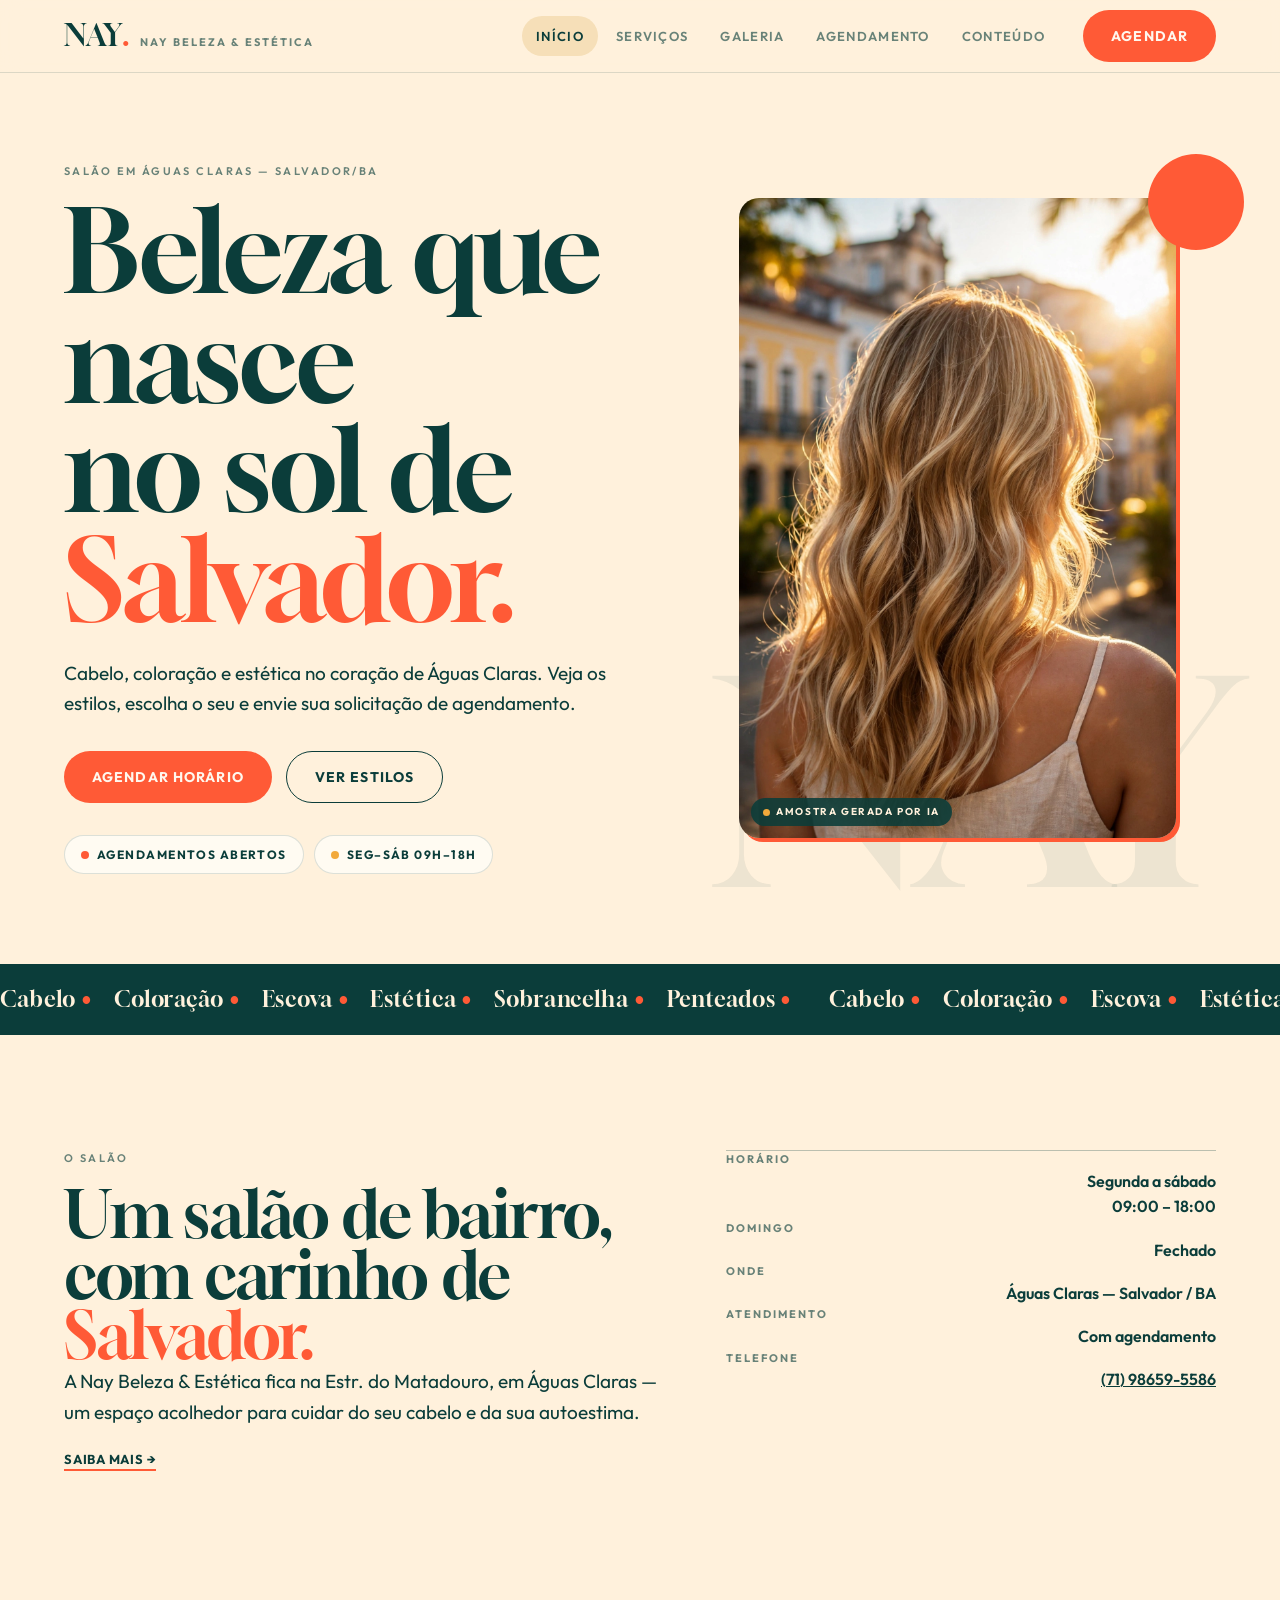
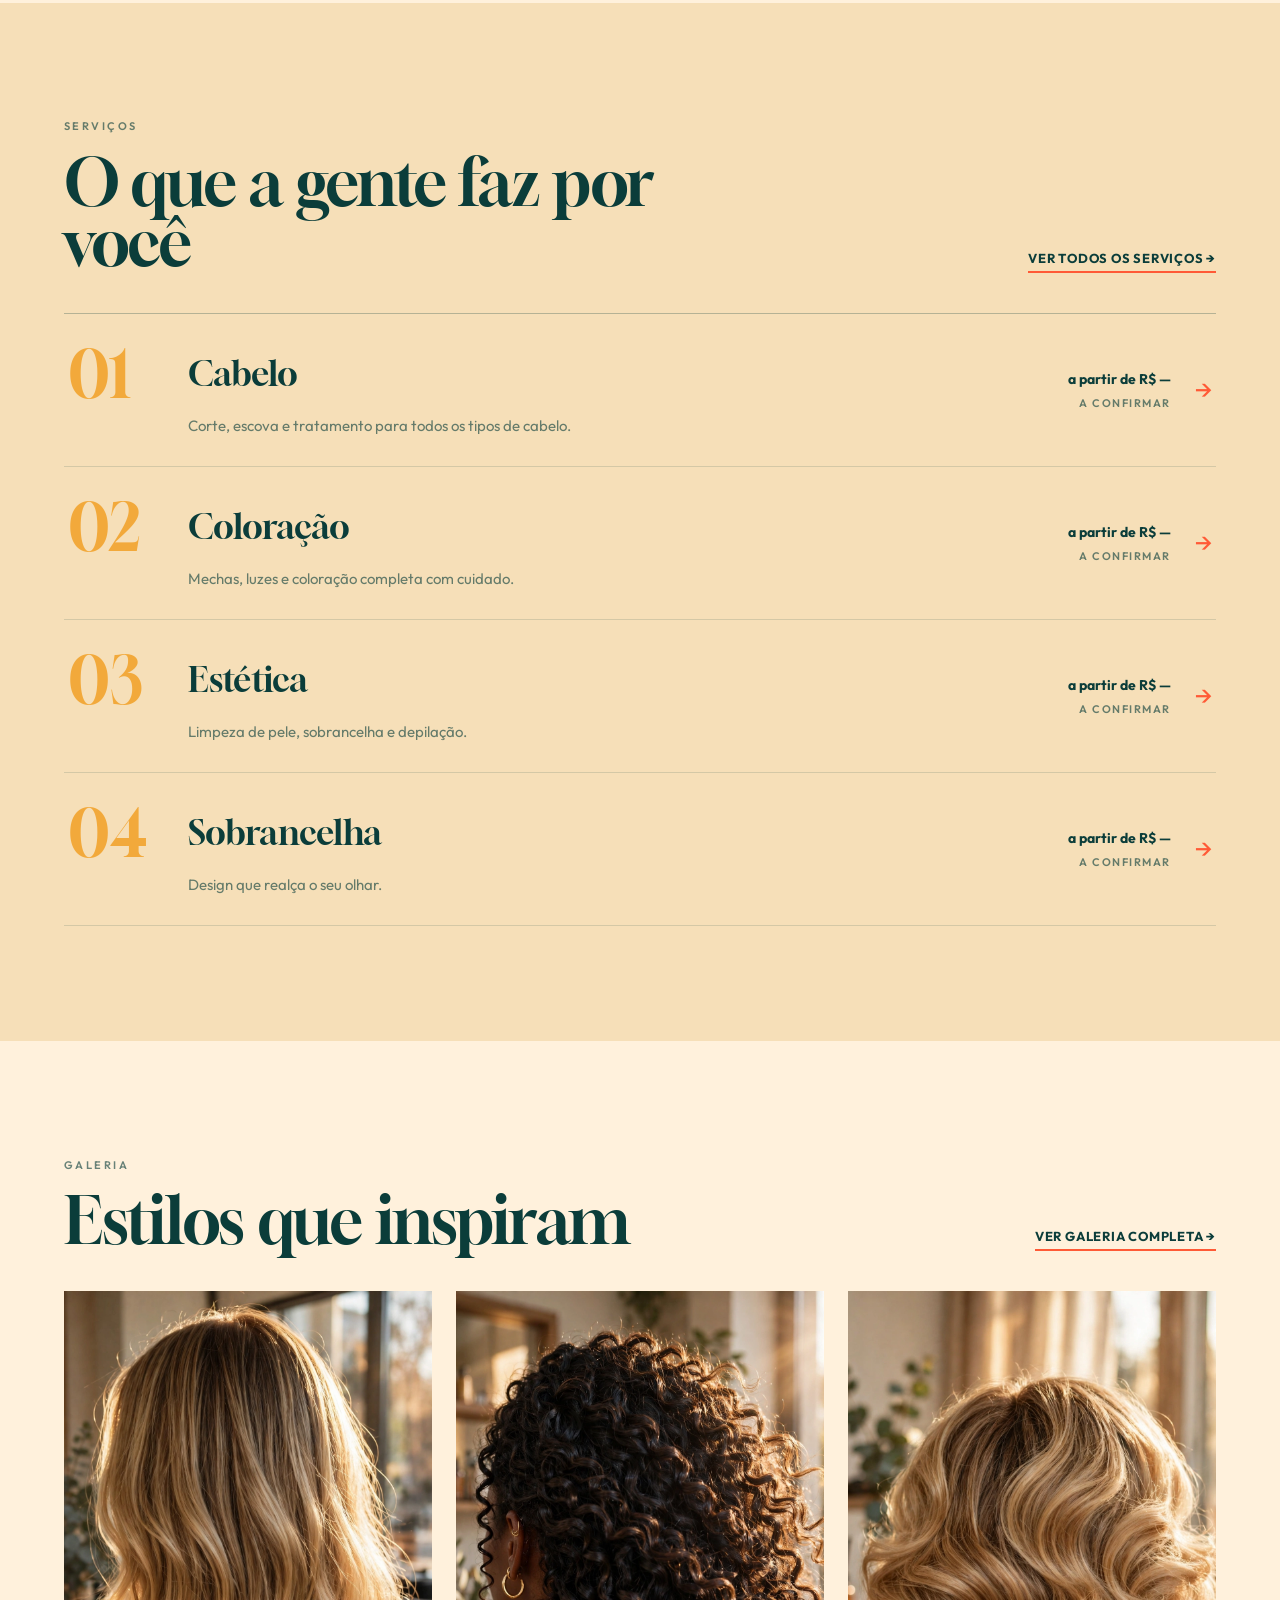
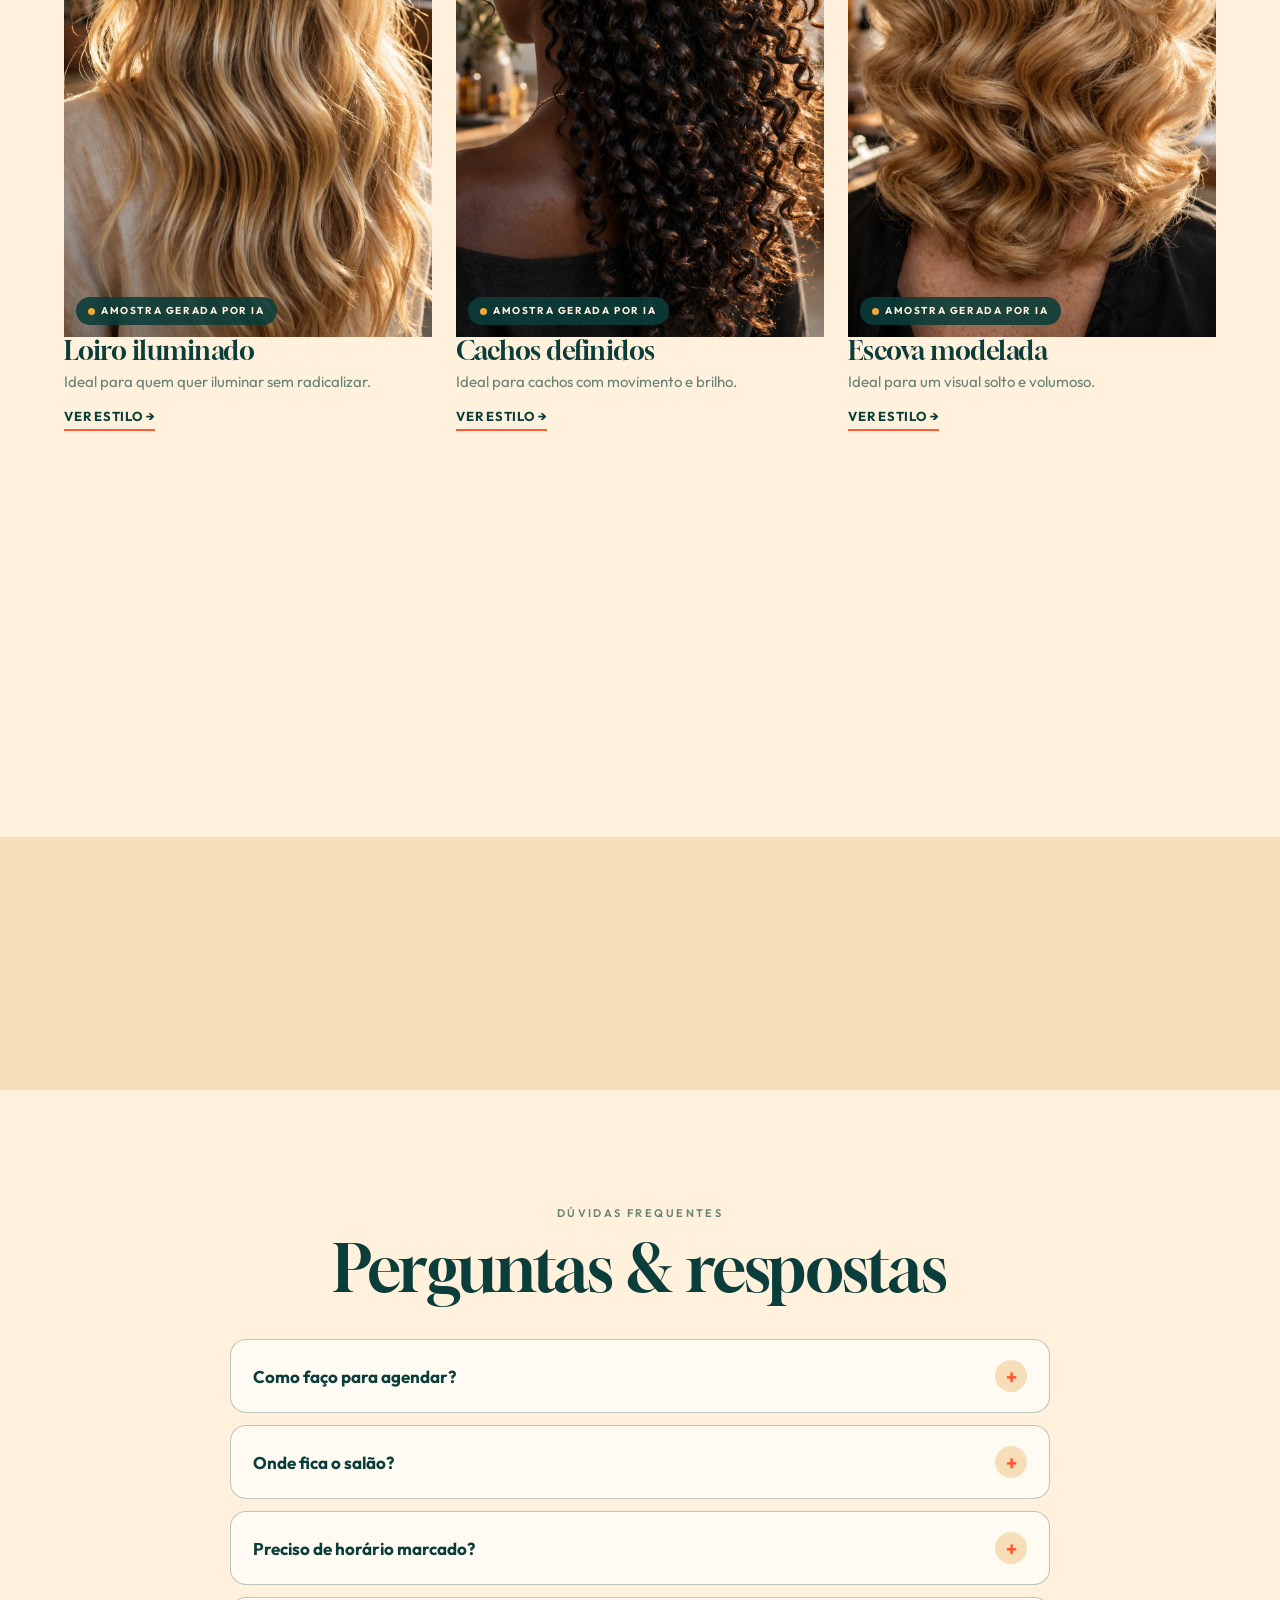
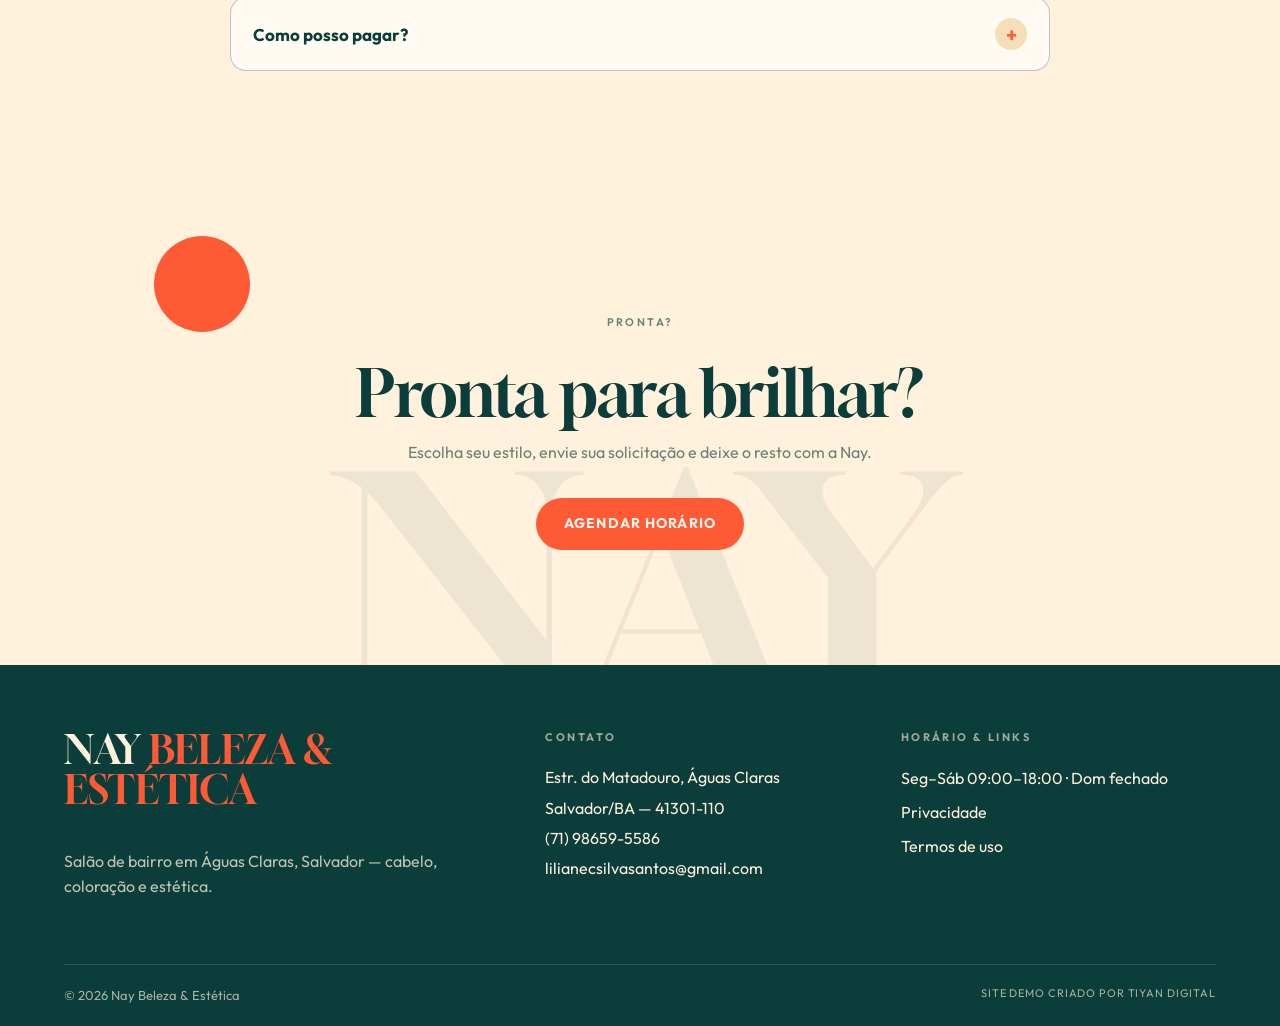
<file: index.html>
<!DOCTYPE html>
<html lang="pt-BR">
<head>
<meta charset="utf-8">
<meta name="viewport" content="width=device-width, initial-scale=1">
<title>Nay Beleza &amp; Estética — Salão em Águas Claras, Salvador/BA</title>
<meta name="description" content="Cabelo, coloração e estética no coração de Águas Claras, Salvador. Veja estilos, escolha seu serviço e agende seu horário.">
<link rel="preconnect" href="https://fonts.googleapis.com">
<link rel="preconnect" href="https://fonts.gstatic.com" crossorigin>
<link href="https://fonts.googleapis.com/css2?family=Gloock&family=Outfit:wght@400;500;600;700;800&display=swap" rel="stylesheet">
<link rel="stylesheet" href="assets/css/main.css">
<link rel="icon" href="data:image/svg+xml,%3Csvg xmlns='http://www.w3.org/2000/svg' viewBox='0 0 32 32'%3E%3Ccircle cx='16' cy='16' r='14' fill='%23FF5A36'/%3E%3Ctext x='16' y='22' font-family='Georgia' font-size='18' fill='%23FFF1DC' text-anchor='middle'%3EN%3C/text%3E%3C/svg%3E">
</head>
<body>
<header class="site-header">
  <div class="wrap">
    <a class="brand" href="index.html" aria-label="Nay Beleza &amp; Estética — Início">
      <span class="brand__mark">NAY<em>.</em></span>
      <span class="brand__name" data-brand>Nay Beleza &amp; Estética</span>
    </a>
    <button class="nav-toggle" type="button" aria-expanded="false" aria-controls="main-nav" aria-label="Abrir menu">☰</button>
    <nav class="main-nav" id="main-nav" aria-label="Navegação principal">
      <ul>
        <li><a href="index.html" aria-current="page">Início</a></li>
        <li><a href="servicos.html">Serviços</a></li>
        <li><a href="galeria.html">Galeria</a></li>
        <li><a href="agendamento.html">Agendamento</a></li>
        <li><a href="conteudo.html">Conteúdo</a></li>
      </ul>
    </nav>
    <a class="btn btn--coral header-cta" href="agendamento.html">Agendar</a>
  </div>
</header>

<main>
  <!-- HERO -->
  <section class="hero">
    <div class="wrap hero__grid">
      <div>
        <p class="eyebrow">Salão em Águas Claras — Salvador/BA</p>
        <h1><span class="line"><span>Beleza que nasce</span></span> <span class="line"><span>no sol de</span></span> <span class="line"><span class="accent">Salvador.</span></span></h1>
        <p class="hero__sub">Cabelo, coloração e estética no coração de Águas Claras. Veja os estilos, escolha o seu e envie sua solicitação de agendamento.</p>
        <div class="hero__ctas">
          <a class="btn btn--coral" href="agendamento.html">Agendar horário</a>
          <a class="btn btn--outline" href="galeria.html">Ver estilos</a>
        </div>
        <div class="hero__chips">
          <span class="chip chip--coral">Agendamentos abertos</span>
          <span class="chip">Seg–Sáb 09h–18h</span>
        </div>
      </div>
      <div class="hero__media">
        <span class="ghost-word" aria-hidden="true">NAY</span>
        <span class="sun-disc" aria-hidden="true"></span>
        <figure class="hero__frame">
          <img src="assets/img/hero-loiro-sol.webp" alt="Cabelo loiro iluminado brilhando sob o sol de Salvador" width="1280" height="1920" fetchpriority="high">
          <figcaption class="ai-tag">Amostra gerada por IA</figcaption>
        </figure>
      </div>
    </div>
  </section>

  <!-- MARQUEE -->
  <div class="marquee" aria-hidden="true">
    <div class="marquee__track">
      <span>Cabelo <i>•</i> Coloração <i>•</i> Escova <i>•</i> Estética <i>•</i> Sobrancelha <i>•</i> Penteados <i>•</i>&nbsp;</span>
      <span>Cabelo <i>•</i> Coloração <i>•</i> Escova <i>•</i> Estética <i>•</i> Sobrancelha <i>•</i> Penteados <i>•</i>&nbsp;</span>
    </div>
  </div>

  <!-- O SALÃO -->
  <section class="section">
    <div class="wrap salon">
      <div class="reveal">
        <p class="eyebrow">O salão</p>
        <h2>Um salão de bairro, com carinho de <span class="accent">Salvador.</span></h2>
        <p class="lead">A Nay Beleza &amp; Estética fica na Estr. do Matadouro, em Águas Claras — um espaço acolhedor para cuidar do seu cabelo e da sua autoestima.</p>
        <p><a class="link-arrow" href="servicos.html">Saiba mais →</a></p>
      </div>
      <dl class="salon__facts reveal">
        <div><dt>Horário</dt><dd>Segunda a sábado<br>09:00 – 18:00</dd></div>
        <div><dt>Domingo</dt><dd>Fechado</dd></div>
        <div><dt>Onde</dt><dd>Águas Claras — Salvador / BA</dd></div>
        <div><dt>Atendimento</dt><dd>Com agendamento</dd></div>
        <div><dt>Telefone</dt><dd><a href="tel:+5571986595586">(71) 98659-5586</a></dd></div>
      </dl>
    </div>
  </section>

  <!-- SERVIÇOS PREVIEW -->
  <section class="section section--deep">
    <div class="wrap">
      <div class="section-head reveal">
        <div>
          <p class="eyebrow">Serviços</p>
          <h2>O que a gente faz por você</h2>
        </div>
        <a class="link-arrow" href="servicos.html">Ver todos os serviços →</a>
      </div>
      <div class="service-rows">
        <a class="service-row reveal" href="servicos.html">
          <span class="service-row__num">01</span>
          <span class="service-row__name">Cabelo</span>
          <span class="service-row__desc">Corte, escova e tratamento para todos os tipos de cabelo.</span>
          <span class="service-row__price">a partir de R$ —<small>a confirmar</small></span>
          <span class="service-row__arrow" aria-hidden="true">→</span>
        </a>
        <a class="service-row reveal" href="servicos.html">
          <span class="service-row__num">02</span>
          <span class="service-row__name">Coloração</span>
          <span class="service-row__desc">Mechas, luzes e coloração completa com cuidado.</span>
          <span class="service-row__price">a partir de R$ —<small>a confirmar</small></span>
          <span class="service-row__arrow" aria-hidden="true">→</span>
        </a>
        <a class="service-row reveal" href="servicos.html">
          <span class="service-row__num">03</span>
          <span class="service-row__name">Estética</span>
          <span class="service-row__desc">Limpeza de pele, sobrancelha e depilação.</span>
          <span class="service-row__price">a partir de R$ —<small>a confirmar</small></span>
          <span class="service-row__arrow" aria-hidden="true">→</span>
        </a>
        <a class="service-row reveal" href="servicos.html">
          <span class="service-row__num">04</span>
          <span class="service-row__name">Sobrancelha</span>
          <span class="service-row__desc">Design que realça o seu olhar.</span>
          <span class="service-row__price">a partir de R$ —<small>a confirmar</small></span>
          <span class="service-row__arrow" aria-hidden="true">→</span>
        </a>
      </div>
    </div>
  </section>

  <!-- ESTILOS PREVIEW -->
  <section class="section">
    <div class="wrap">
      <div class="section-head reveal">
        <div>
          <p class="eyebrow">Galeria</p>
          <h2>Estilos que inspiram</h2>
        </div>
        <a class="link-arrow" href="galeria.html">Ver galeria completa →</a>
      </div>
      <div class="style-grid">
        <a class="style-card reveal" href="galeria.html">
          <span class="photo-frame photo-frame--offset">
            <img src="assets/img/loiro-iluminado.webp" alt="Amostra de estilo: cabelo loiro iluminado sob luz do sol" width="1280" height="1920" loading="lazy">
            <span class="ai-tag">Amostra gerada por IA</span>
          </span>
          <h3>Loiro iluminado</h3>
          <p>Ideal para quem quer iluminar sem radicalizar.</p>
          <span class="link-arrow">Ver estilo →</span>
        </a>
        <a class="style-card reveal" href="galeria.html">
          <span class="photo-frame photo-frame--offset">
            <img src="assets/img/cachos-definidos.webp" alt="Amostra de estilo: cachos definidos com movimento e brilho" width="1280" height="1920" loading="lazy">
            <span class="ai-tag">Amostra gerada por IA</span>
          </span>
          <h3>Cachos definidos</h3>
          <p>Ideal para cachos com movimento e brilho.</p>
          <span class="link-arrow">Ver estilo →</span>
        </a>
        <a class="style-card reveal" href="galeria.html">
          <span class="photo-frame photo-frame--offset">
            <img src="assets/img/escova-modelada.webp" alt="Amostra de estilo: escova modelada volumosa" width="1280" height="1920" loading="lazy">
            <span class="ai-tag">Amostra gerada por IA</span>
          </span>
          <h3>Escova modelada</h3>
          <p>Ideal para um visual solto e volumoso.</p>
          <span class="link-arrow">Ver estilo →</span>
        </a>
      </div>
    </div>
  </section>

  <!-- CONTEÚDO TEASER -->
  <section class="section" style="padding-top:0">
    <div class="wrap">
      <div class="teaser reveal">
        <span class="sun-disc sun-disc--gold" aria-hidden="true"></span>
        <div>
          <p class="eyebrow" style="color:rgba(255,241,220,.65)">Motor de conteúdo</p>
          <h2>7 dias de conteúdo pronto</h2>
          <p>Uma semana de posts pensada para o salão — Reels, carrosséis e Stories, um por dia.</p>
        </div>
        <a class="btn btn--coral" href="conteudo.html">Ver calendário →</a>
      </div>
    </div>
  </section>

  <!-- BOOKING STRIP -->
  <section class="section section--deep" style="padding-top:clamp(48px,6vw,80px);padding-bottom:clamp(48px,6vw,80px)">
    <div class="wrap booking-strip reveal">
      <p class="booking-strip__hours">Segunda a sábado • 09:00–18:00 • Domingo fechado</p>
      <a class="booking-strip__phone" href="tel:+5571986595586">(71) 98659-5586</a>
      <a class="btn btn--coral" href="agendamento.html">Agendar horário</a>
    </div>
  </section>

  <!-- FAQ -->
  <section class="section">
    <div class="wrap">
      <div class="section-head reveal" style="justify-content:center;text-align:center">
        <div>
          <p class="eyebrow">Dúvidas frequentes</p>
          <h2>Perguntas &amp; respostas</h2>
        </div>
      </div>
      <div class="faq">
        <div class="faq__item reveal">
          <button class="faq__q" type="button" aria-expanded="false">Como faço para agendar?<span class="faq__icon" aria-hidden="true">+</span></button>
          <div class="faq__a"><p>Preencha o formulário na página de Agendamento ou ligue para (71) 98659-5586. O seu agendamento é uma solicitação: o salão confirma o dia e o horário por telefone.</p></div>
        </div>
        <div class="faq__item reveal">
          <button class="faq__q" type="button" aria-expanded="false">Onde fica o salão?<span class="faq__icon" aria-hidden="true">+</span></button>
          <div class="faq__a"><p>Na Estr. do Matadouro, em Águas Claras, Salvador/BA — CEP 41301-110.</p></div>
        </div>
        <div class="faq__item reveal">
          <button class="faq__q" type="button" aria-expanded="false">Preciso de horário marcado?<span class="faq__icon" aria-hidden="true">+</span></button>
          <div class="faq__a"><p>Sim, o atendimento é com agendamento. Se quiser passar sem marcar, ligue antes para confirmar se há horário livre.</p></div>
        </div>
        <div class="faq__item reveal">
          <button class="faq__q" type="button" aria-expanded="false">Como posso pagar?<span class="faq__icon" aria-hidden="true">+</span></button>
          <div class="faq__a"><p>As formas de pagamento são confirmadas com o salão no momento do agendamento — pergunte por telefone ou no formulário.</p></div>
        </div>
      </div>
    </div>
  </section>

  <!-- FINAL CTA -->
  <section class="section final-cta">
    <span class="ghost-word" aria-hidden="true">NAY</span>
    <span class="sun-disc" aria-hidden="true"></span>
    <div class="wrap reveal">
      <p class="eyebrow">Pronta?</p>
      <h2>Pronta para brilhar?</h2>
      <p>Escolha seu estilo, envie sua solicitação e deixe o resto com a Nay.</p>
      <a class="btn btn--coral" href="agendamento.html">Agendar horário</a>
    </div>
  </section>
</main>

<footer class="site-footer">
  <div class="wrap">
    <div class="footer-grid">
      <div>
        <p class="footer-brand">NAY <em>BELEZA &amp; ESTÉTICA</em></p>
        <p style="color:rgba(255,241,220,.75);max-width:38ch">Salão de bairro em Águas Claras, Salvador — cabelo, coloração e estética.</p>
      </div>
      <div>
        <h4>Contato</h4>
        <address>
          Estr. do Matadouro, Águas Claras<br>
          Salvador/BA — 41301-110<br>
          <a href="tel:+5571986595586">(71) 98659-5586</a><br>
          <a href="mailto:lilianecsilvasantos@gmail.com">lilianecsilvasantos@gmail.com</a>
        </address>
      </div>
      <div>
        <h4>Horário &amp; links</h4>
        <ul>
          <li>Seg–Sáb 09:00–18:00 · Dom fechado</li>
          <li><a href="privacidade.html">Privacidade</a></li>
          <li><a href="termos.html">Termos de uso</a></li>
        </ul>
      </div>
    </div>
    <div class="footer-bottom">
      <span>© <span data-year>2026</span> <span data-brand>Nay Beleza &amp; Estética</span></span>
      <span class="demo-note">Site demo criado por Tiyan Digital</span>
    </div>
  </div>
</footer>
<a class="sticky-cta" href="agendamento.html">Agendar horário</a>
<script src="assets/js/main.js"></script>
</body>
</html>
</file>
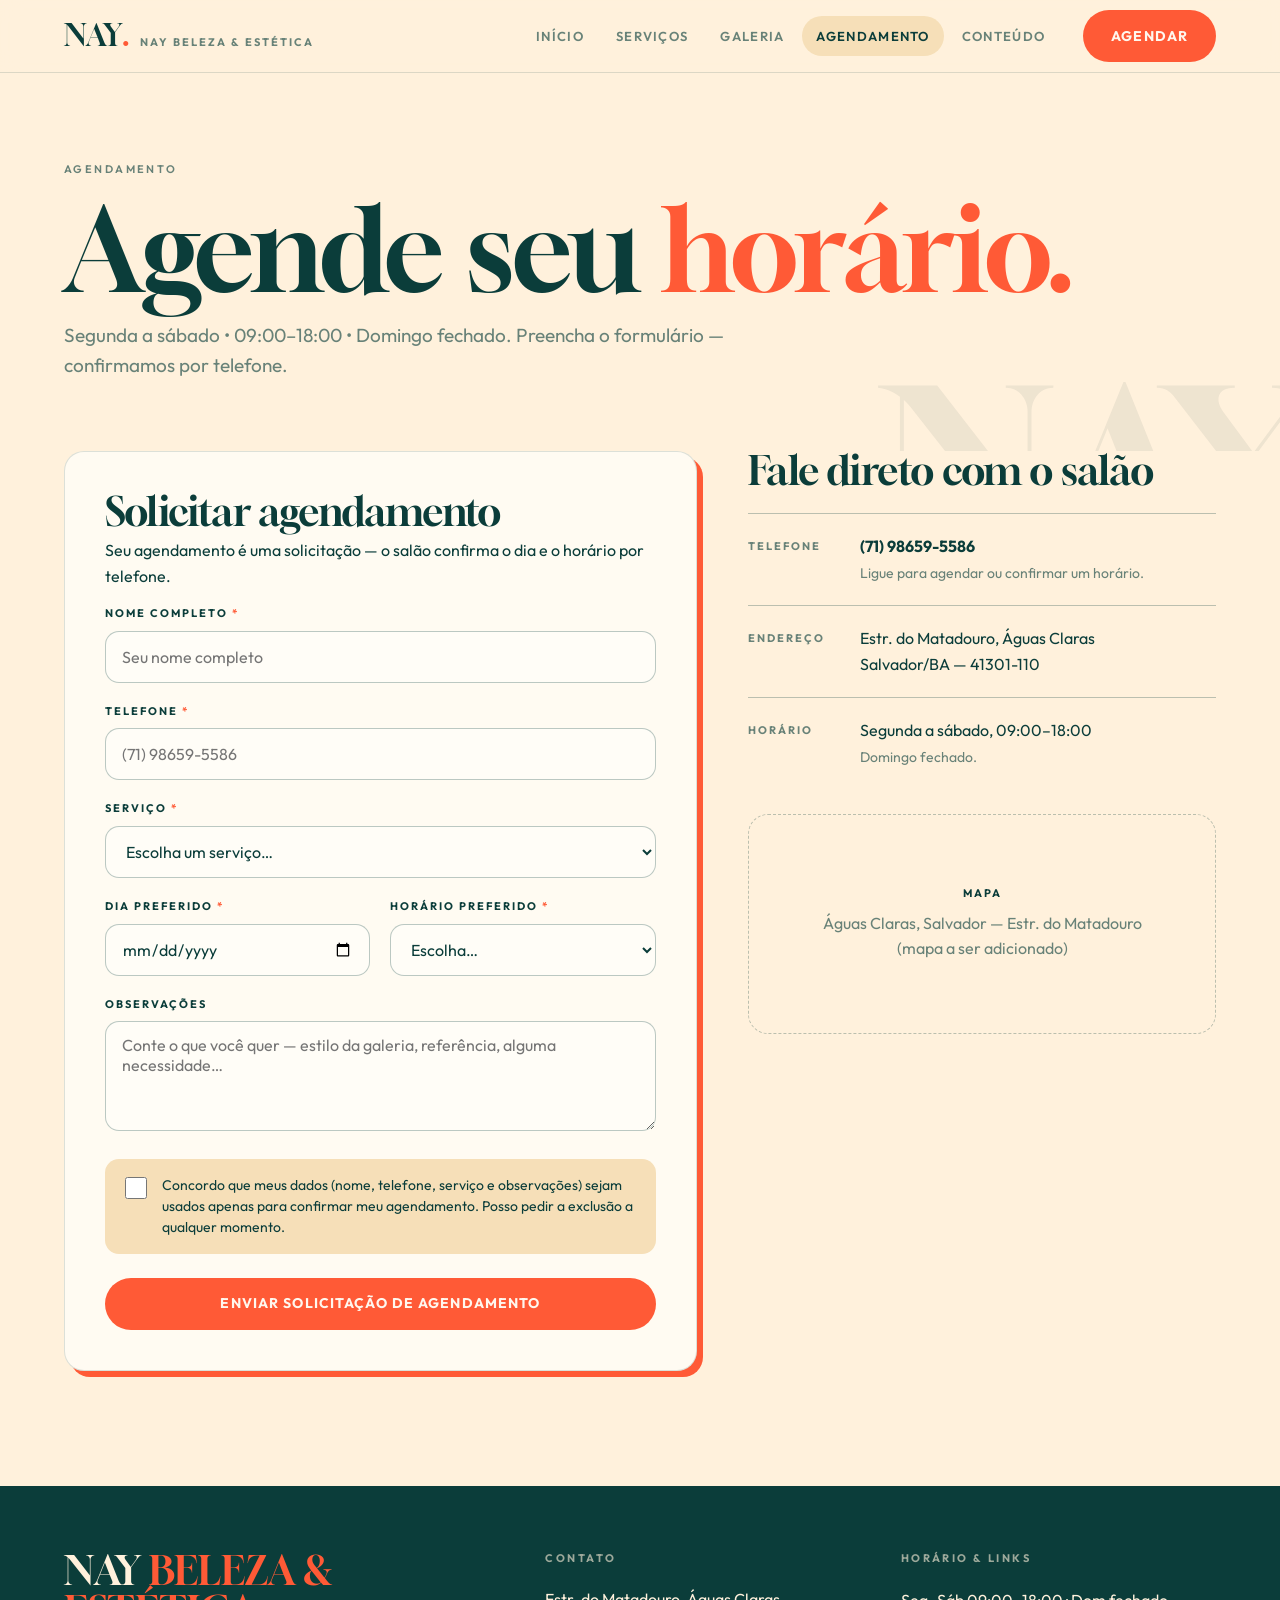
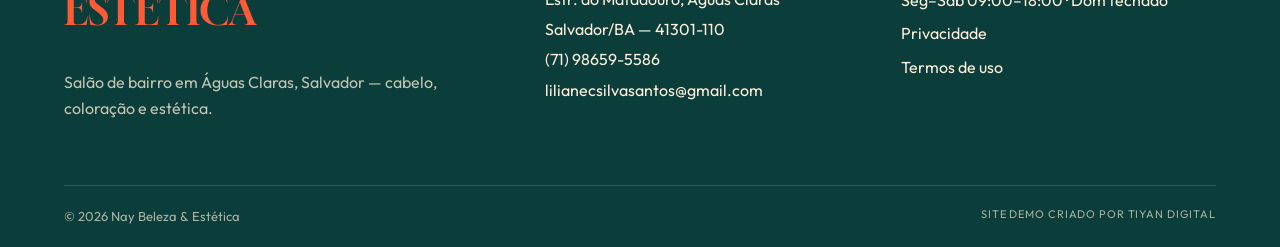
<file: agendamento.html>
<!DOCTYPE html>
<html lang="pt-BR">
<head>
<meta charset="utf-8">
<meta name="viewport" content="width=device-width, initial-scale=1">
<title>Agendamento — Nay Beleza &amp; Estética, Salvador/BA</title>
<meta name="description" content="Agende seu horário na Nay Beleza &amp; Estética, Águas Claras, Salvador. Segunda a sábado, 09:00–18:00. Confirmação por telefone.">
<link rel="preconnect" href="https://fonts.googleapis.com">
<link rel="preconnect" href="https://fonts.gstatic.com" crossorigin>
<link href="https://fonts.googleapis.com/css2?family=Gloock&family=Outfit:wght@400;500;600;700;800&display=swap" rel="stylesheet">
<link rel="stylesheet" href="assets/css/main.css">
<link rel="icon" href="data:image/svg+xml,%3Csvg xmlns='http://www.w3.org/2000/svg' viewBox='0 0 32 32'%3E%3Ccircle cx='16' cy='16' r='14' fill='%23FF5A36'/%3E%3Ctext x='16' y='22' font-family='Georgia' font-size='18' fill='%23FFF1DC' text-anchor='middle'%3EN%3C/text%3E%3C/svg%3E">
</head>
<body>
<header class="site-header">
  <div class="wrap">
    <a class="brand" href="index.html" aria-label="Nay Beleza &amp; Estética — Início">
      <span class="brand__mark">NAY<em>.</em></span>
      <span class="brand__name" data-brand>Nay Beleza &amp; Estética</span>
    </a>
    <button class="nav-toggle" type="button" aria-expanded="false" aria-controls="main-nav" aria-label="Abrir menu">☰</button>
    <nav class="main-nav" id="main-nav" aria-label="Navegação principal">
      <ul>
        <li><a href="index.html">Início</a></li>
        <li><a href="servicos.html">Serviços</a></li>
        <li><a href="galeria.html">Galeria</a></li>
        <li><a href="agendamento.html" aria-current="page">Agendamento</a></li>
        <li><a href="conteudo.html">Conteúdo</a></li>
      </ul>
    </nav>
    <a class="btn btn--coral header-cta" href="agendamento.html">Agendar</a>
  </div>
</header>

<main>
  <section class="page-hero">
    <span class="ghost-word" aria-hidden="true">NAY</span>
    <div class="wrap">
      <p class="eyebrow">Agendamento</p>
      <h1>Agende seu <span class="accent">horário.</span></h1>
      <p class="lead">Segunda a sábado • 09:00–18:00 • Domingo fechado. Preencha o formulário — confirmamos por telefone.</p>
    </div>
  </section>

  <section class="section" style="padding-top:0">
    <div class="wrap booking-layout">
      <div class="form-card reveal">
        <form id="booking-form" novalidate>
          <h2>Solicitar agendamento</h2>
          <p id="estilo-escolhido" hidden></p>
          <p>Seu agendamento é uma solicitação — o salão confirma o dia e o horário por telefone.</p>

          <div class="field">
            <label for="nome">Nome completo <span class="req">*</span></label>
            <input id="nome" name="nome" type="text" autocomplete="name" placeholder="Seu nome completo">
            <p class="field__error" role="alert"></p>
          </div>

          <div class="field">
            <label for="telefone">Telefone <span class="req">*</span></label>
            <input id="telefone" name="telefone" type="tel" autocomplete="tel" inputmode="tel" placeholder="(71) 98659-5586">
            <p class="field__error" role="alert"></p>
          </div>

          <div class="field">
            <label for="servico">Serviço <span class="req">*</span></label>
            <select id="servico" name="servico">
              <option value="">Escolha um serviço…</option>
              <option>Corte</option>
              <option>Coloração</option>
              <option>Escova</option>
              <option>Tratamento</option>
              <option>Limpeza de pele</option>
              <option>Design de sobrancelha</option>
              <option>Depilação</option>
              <option>Penteado</option>
            </select>
            <p class="field__error" role="alert"></p>
          </div>

          <div class="field-row">
            <div class="field">
              <label for="dia">Dia preferido <span class="req">*</span></label>
              <input id="dia" name="dia" type="date" min="2026-11-09">
              <p class="field__error" role="alert"></p>
            </div>
            <div class="field">
              <label for="horario">Horário preferido <span class="req">*</span></label>
              <select id="horario" name="horario">
                <option value="">Escolha…</option>
                <option>09:00</option><option>10:00</option><option>11:00</option>
                <option>13:00</option><option>14:00</option><option>15:00</option>
                <option>16:00</option><option>17:00</option>
              </select>
              <p class="field__error" role="alert"></p>
            </div>
          </div>

          <div class="field">
            <label for="observacoes">Observações</label>
            <textarea id="observacoes" name="observacoes" placeholder="Conte o que você quer — estilo da galeria, referência, alguma necessidade…"></textarea>
          </div>

          <div class="consent">
            <input id="lgpd" name="lgpd" type="checkbox">
            <label for="lgpd">Concordo que meus dados (nome, telefone, serviço e observações) sejam usados apenas para confirmar meu agendamento. Posso pedir a exclusão a qualquer momento.</label>
            <p class="field__error" role="alert"></p>
          </div>

          <button class="btn btn--coral" type="submit" style="width:100%">Enviar solicitação de agendamento</button>
        </form>

        <div class="form-success" id="form-success" aria-live="polite">
          <span class="sun-disc" aria-hidden="true"></span>
          <h3>Solicitação enviada!</h3>
          <p>Obrigada! Recebemos sua solicitação de agendamento. O salão vai confirmar o dia e o horário por telefone. Se preferir, ligue direto: <a href="tel:+5571986595586">(71) 98659-5586</a>.</p>
          <a class="btn btn--outline" href="index.html">Voltar ao início</a>
        </div>
      </div>

      <aside class="contact-block reveal">
        <h2>Fale direto com o salão</h2>
        <div class="contact-item">
          <span class="contact-item__label">Telefone</span>
          <span><a href="tel:+5571986595586">(71) 98659-5586</a><br><span style="color:var(--ink-60);font-size:14px">Ligue para agendar ou confirmar um horário.</span></span>
        </div>
        <div class="contact-item">
          <span class="contact-item__label">Endereço</span>
          <span>Estr. do Matadouro, Águas Claras<br>Salvador/BA — 41301-110</span>
        </div>
        <div class="contact-item">
          <span class="contact-item__label">Horário</span>
          <span>Segunda a sábado, 09:00–18:00<br><span style="color:var(--ink-60);font-size:14px">Domingo fechado.</span></span>
        </div>
        <div class="map-placeholder">
          <div>
            <strong>Mapa</strong>
            <span>Águas Claras, Salvador — Estr. do Matadouro<br>(mapa a ser adicionado)</span>
          </div>
        </div>
      </aside>
    </div>
  </section>
</main>

<footer class="site-footer">
  <div class="wrap">
    <div class="footer-grid">
      <div>
        <p class="footer-brand">NAY <em>BELEZA &amp; ESTÉTICA</em></p>
        <p style="color:rgba(255,241,220,.75);max-width:38ch">Salão de bairro em Águas Claras, Salvador — cabelo, coloração e estética.</p>
      </div>
      <div>
        <h4>Contato</h4>
        <address>
          Estr. do Matadouro, Águas Claras<br>
          Salvador/BA — 41301-110<br>
          <a href="tel:+5571986595586">(71) 98659-5586</a><br>
          <a href="mailto:lilianecsilvasantos@gmail.com">lilianecsilvasantos@gmail.com</a>
        </address>
      </div>
      <div>
        <h4>Horário &amp; links</h4>
        <ul>
          <li>Seg–Sáb 09:00–18:00 · Dom fechado</li>
          <li><a href="privacidade.html">Privacidade</a></li>
          <li><a href="termos.html">Termos de uso</a></li>
        </ul>
      </div>
    </div>
    <div class="footer-bottom">
      <span>© <span data-year>2026</span> <span data-brand>Nay Beleza &amp; Estética</span></span>
      <span class="demo-note">Site demo criado por Tiyan Digital</span>
    </div>
  </div>
</footer>
<a class="sticky-cta" href="agendamento.html">Agendar horário</a>
<script src="assets/js/main.js"></script>
</body>
</html>
</file>
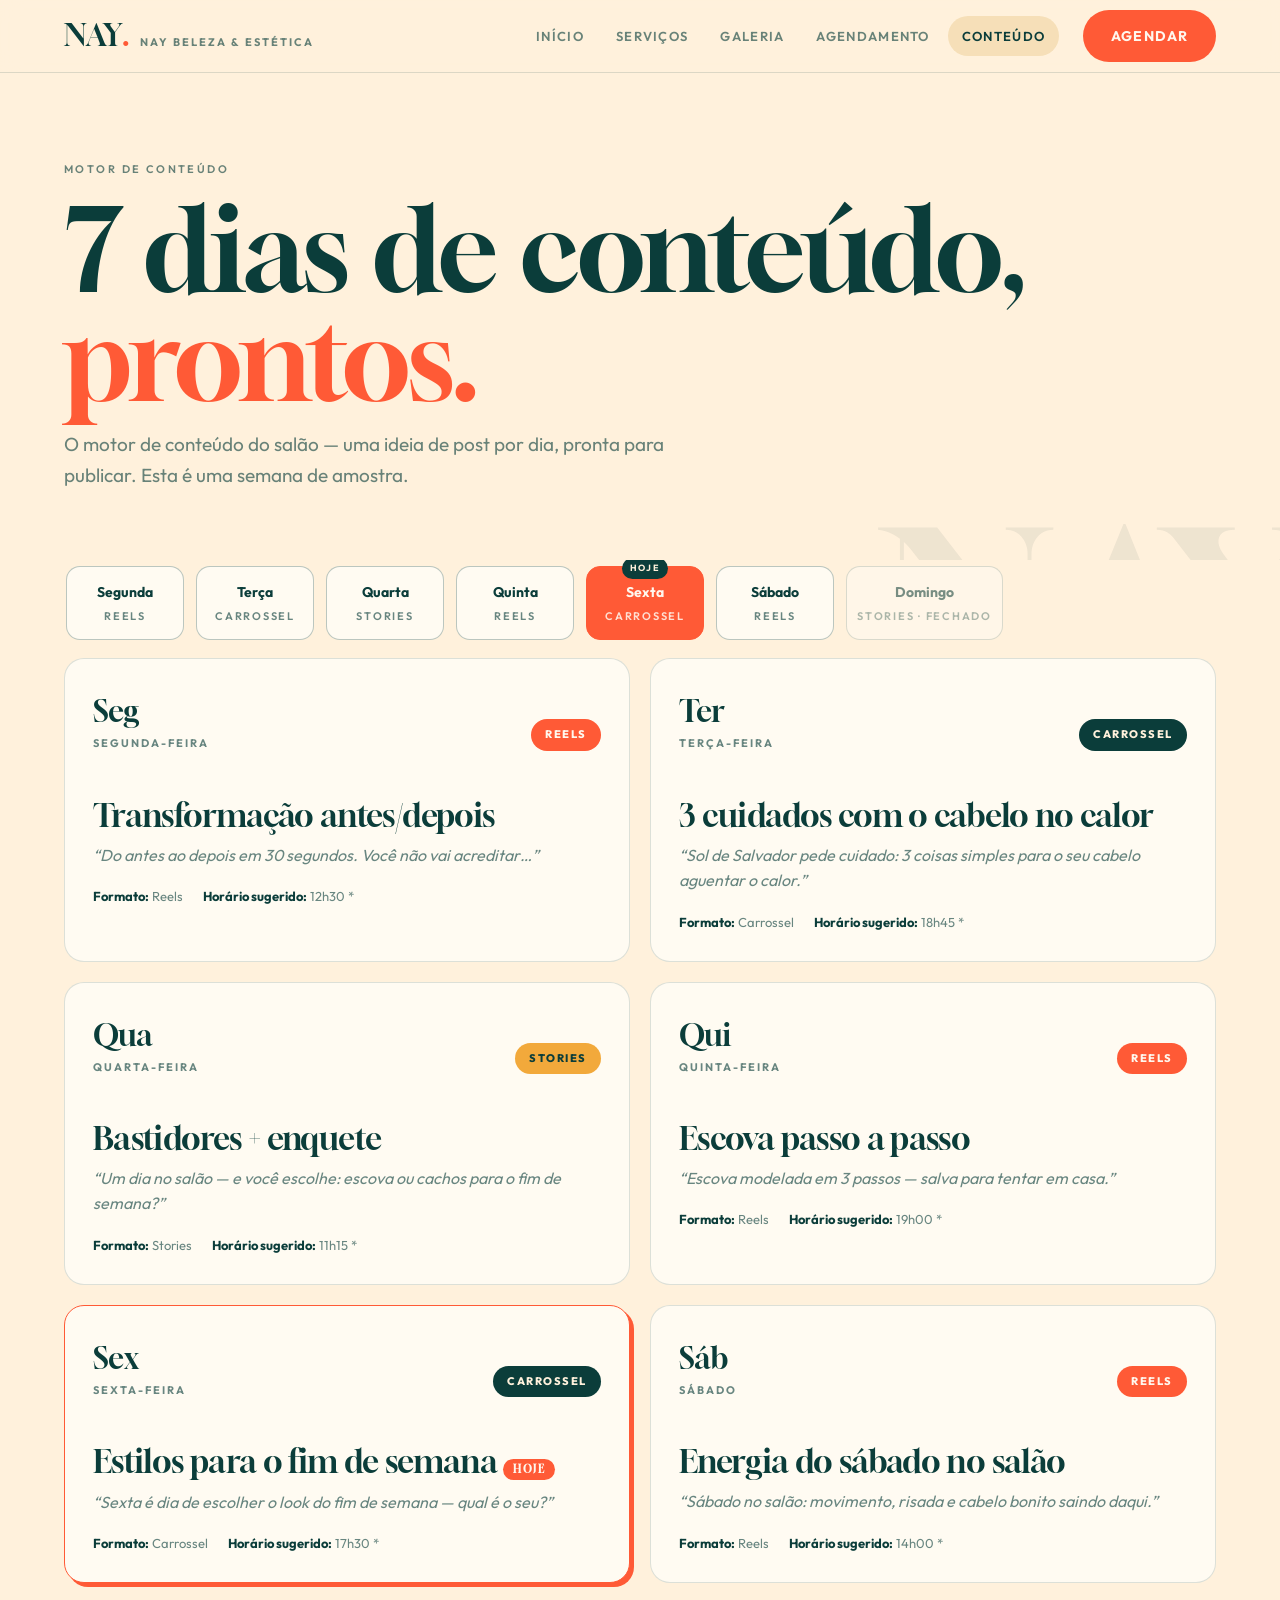
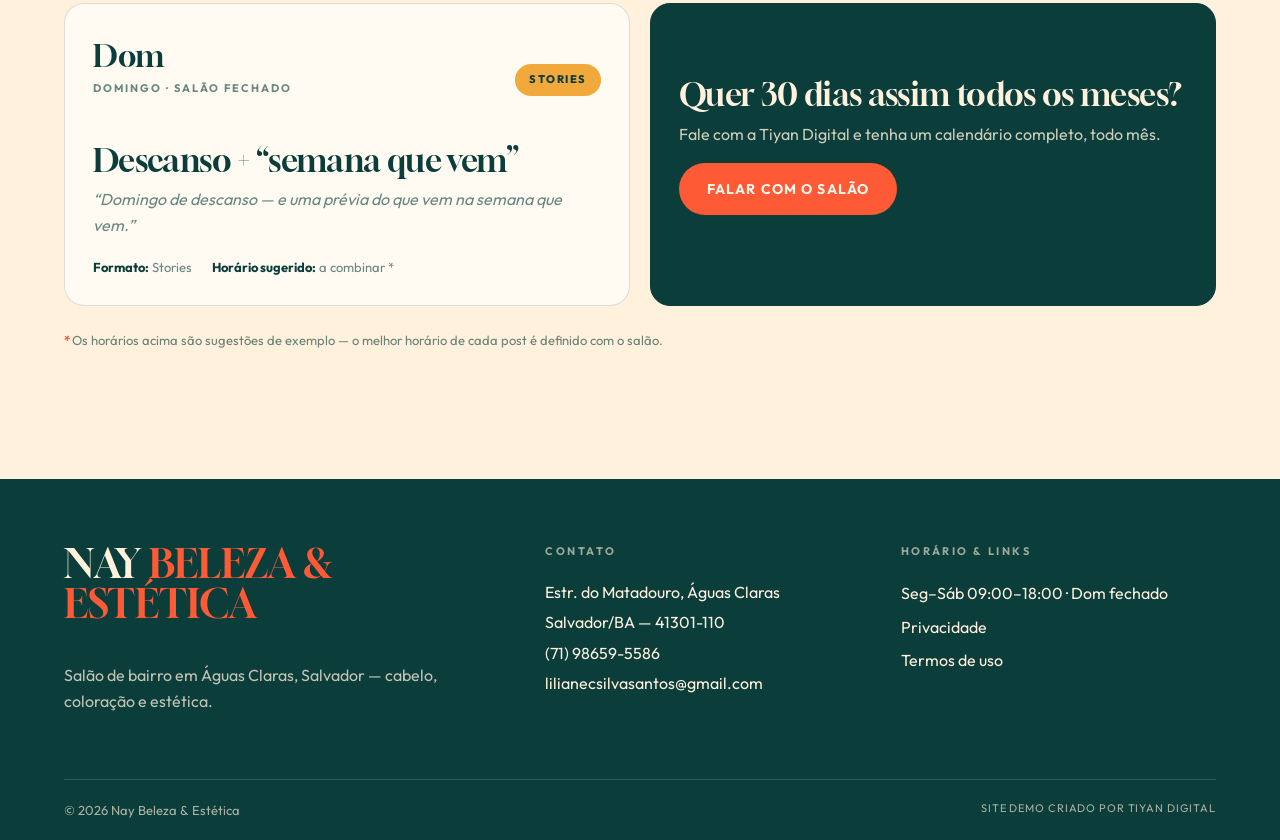
<file: conteudo.html>
<!DOCTYPE html>
<html lang="pt-BR">
<head>
<meta charset="utf-8">
<meta name="viewport" content="width=device-width, initial-scale=1">
<title>Calendário de Conteúdo — Nay Beleza &amp; Estética, Salvador/BA</title>
<meta name="description" content="7 dias de conteúdo prontos para o salão: Reels, carrosséis e Stories, uma ideia de post por dia. Amostra do motor de conteúdo da Nay Beleza &amp; Estética.">
<link rel="preconnect" href="https://fonts.googleapis.com">
<link rel="preconnect" href="https://fonts.gstatic.com" crossorigin>
<link href="https://fonts.googleapis.com/css2?family=Gloock&family=Outfit:wght@400;500;600;700;800&display=swap" rel="stylesheet">
<link rel="stylesheet" href="assets/css/main.css">
<link rel="icon" href="data:image/svg+xml,%3Csvg xmlns='http://www.w3.org/2000/svg' viewBox='0 0 32 32'%3E%3Ccircle cx='16' cy='16' r='14' fill='%23FF5A36'/%3E%3Ctext x='16' y='22' font-family='Georgia' font-size='18' fill='%23FFF1DC' text-anchor='middle'%3EN%3C/text%3E%3C/svg%3E">
</head>
<body>
<header class="site-header">
  <div class="wrap">
    <a class="brand" href="index.html" aria-label="Nay Beleza &amp; Estética — Início">
      <span class="brand__mark">NAY<em>.</em></span>
      <span class="brand__name" data-brand>Nay Beleza &amp; Estética</span>
    </a>
    <button class="nav-toggle" type="button" aria-expanded="false" aria-controls="main-nav" aria-label="Abrir menu">☰</button>
    <nav class="main-nav" id="main-nav" aria-label="Navegação principal">
      <ul>
        <li><a href="index.html">Início</a></li>
        <li><a href="servicos.html">Serviços</a></li>
        <li><a href="galeria.html">Galeria</a></li>
        <li><a href="agendamento.html">Agendamento</a></li>
        <li><a href="conteudo.html" aria-current="page">Conteúdo</a></li>
      </ul>
    </nav>
    <a class="btn btn--coral header-cta" href="agendamento.html">Agendar</a>
  </div>
</header>

<main>
  <section class="page-hero">
    <span class="ghost-word" aria-hidden="true">NAY</span>
    <div class="wrap">
      <p class="eyebrow">Motor de conteúdo</p>
      <h1>7 dias de conteúdo, <span class="accent">prontos.</span></h1>
      <p class="lead">O motor de conteúdo do salão — uma ideia de post por dia, pronta para publicar. Esta é uma semana de amostra.</p>
    </div>
  </section>

  <section class="section" style="padding-top:0">
    <div class="wrap">
      <div class="week-strip" role="list" aria-label="Semana">
        <div class="week-strip__day" role="listitem" data-dow="1">Segunda<span>Reels</span></div>
        <div class="week-strip__day" role="listitem" data-dow="2">Terça<span>Carrossel</span></div>
        <div class="week-strip__day" role="listitem" data-dow="3">Quarta<span>Stories</span></div>
        <div class="week-strip__day" role="listitem" data-dow="4">Quinta<span>Reels</span></div>
        <div class="week-strip__day" role="listitem" data-dow="5">Sexta<span>Carrossel</span></div>
        <div class="week-strip__day" role="listitem" data-dow="6">Sábado<span>Reels</span></div>
        <div class="week-strip__day week-strip__day--closed" role="listitem" data-dow="0">Domingo<span>Stories · fechado</span></div>
      </div>

      <div class="day-cards">
        <article class="day-card reveal" data-dow="1">
          <div class="day-card__top">
            <p class="day-card__dow">Seg<small>Segunda-feira</small></p>
            <span class="format-badge format-badge--reels">Reels</span>
          </div>
          <h3>Transformação antes/depois <span class="today-flag" hidden>Hoje</span></h3>
          <p class="hook">“Do antes ao depois em 30 segundos. Você não vai acreditar…”</p>
          <div class="day-card__meta"><span><strong>Formato:</strong> Reels</span><span><strong>Horário sugerido:</strong> 12h30 *</span></div>
        </article>

        <article class="day-card reveal" data-dow="2">
          <div class="day-card__top">
            <p class="day-card__dow">Ter<small>Terça-feira</small></p>
            <span class="format-badge format-badge--carrossel">Carrossel</span>
          </div>
          <h3>3 cuidados com o cabelo no calor <span class="today-flag" hidden>Hoje</span></h3>
          <p class="hook">“Sol de Salvador pede cuidado: 3 coisas simples para o seu cabelo aguentar o calor.”</p>
          <div class="day-card__meta"><span><strong>Formato:</strong> Carrossel</span><span><strong>Horário sugerido:</strong> 18h45 *</span></div>
        </article>

        <article class="day-card reveal" data-dow="3">
          <div class="day-card__top">
            <p class="day-card__dow">Qua<small>Quarta-feira</small></p>
            <span class="format-badge format-badge--stories">Stories</span>
          </div>
          <h3>Bastidores + enquete <span class="today-flag" hidden>Hoje</span></h3>
          <p class="hook">“Um dia no salão — e você escolhe: escova ou cachos para o fim de semana?”</p>
          <div class="day-card__meta"><span><strong>Formato:</strong> Stories</span><span><strong>Horário sugerido:</strong> 11h15 *</span></div>
        </article>

        <article class="day-card reveal" data-dow="4">
          <div class="day-card__top">
            <p class="day-card__dow">Qui<small>Quinta-feira</small></p>
            <span class="format-badge format-badge--reels">Reels</span>
          </div>
          <h3>Escova passo a passo <span class="today-flag" hidden>Hoje</span></h3>
          <p class="hook">“Escova modelada em 3 passos — salva para tentar em casa.”</p>
          <div class="day-card__meta"><span><strong>Formato:</strong> Reels</span><span><strong>Horário sugerido:</strong> 19h00 *</span></div>
        </article>

        <article class="day-card reveal" data-dow="5">
          <div class="day-card__top">
            <p class="day-card__dow">Sex<small>Sexta-feira</small></p>
            <span class="format-badge format-badge--carrossel">Carrossel</span>
          </div>
          <h3>Estilos para o fim de semana <span class="today-flag" hidden>Hoje</span></h3>
          <p class="hook">“Sexta é dia de escolher o look do fim de semana — qual é o seu?”</p>
          <div class="day-card__meta"><span><strong>Formato:</strong> Carrossel</span><span><strong>Horário sugerido:</strong> 17h30 *</span></div>
        </article>

        <article class="day-card reveal" data-dow="6">
          <div class="day-card__top">
            <p class="day-card__dow">Sáb<small>Sábado</small></p>
            <span class="format-badge format-badge--reels">Reels</span>
          </div>
          <h3>Energia do sábado no salão <span class="today-flag" hidden>Hoje</span></h3>
          <p class="hook">“Sábado no salão: movimento, risada e cabelo bonito saindo daqui.”</p>
          <div class="day-card__meta"><span><strong>Formato:</strong> Reels</span><span><strong>Horário sugerido:</strong> 14h00 *</span></div>
        </article>

        <article class="day-card reveal" data-dow="0">
          <div class="day-card__top">
            <p class="day-card__dow">Dom<small>Domingo · salão fechado</small></p>
            <span class="format-badge format-badge--stories">Stories</span>
          </div>
          <h3>Descanso + “semana que vem” <span class="today-flag" hidden>Hoje</span></h3>
          <p class="hook">“Domingo de descanso — e uma prévia do que vem na semana que vem.”</p>
          <div class="day-card__meta"><span><strong>Formato:</strong> Stories</span><span><strong>Horário sugerido:</strong> a combinar *</span></div>
        </article>

        <article class="day-card reveal" style="display:flex;flex-direction:column;justify-content:center;background:var(--teal);border-color:var(--teal)">
          <h3 style="color:var(--sand)">Quer 30 dias assim todos os meses?</h3>
          <p style="color:rgba(255,241,220,.8)">Fale com a Tiyan Digital e tenha um calendário completo, todo mês.</p>
          <p><a class="btn btn--coral" href="agendamento.html">Falar com o salão</a></p>
        </article>
      </div>

      <p class="placeholder-note">Os horários acima são sugestões de exemplo — o melhor horário de cada post é definido com o salão.</p>
    </div>
  </section>
</main>

<footer class="site-footer">
  <div class="wrap">
    <div class="footer-grid">
      <div>
        <p class="footer-brand">NAY <em>BELEZA &amp; ESTÉTICA</em></p>
        <p style="color:rgba(255,241,220,.75);max-width:38ch">Salão de bairro em Águas Claras, Salvador — cabelo, coloração e estética.</p>
      </div>
      <div>
        <h4>Contato</h4>
        <address>
          Estr. do Matadouro, Águas Claras<br>
          Salvador/BA — 41301-110<br>
          <a href="tel:+5571986595586">(71) 98659-5586</a><br>
          <a href="mailto:lilianecsilvasantos@gmail.com">lilianecsilvasantos@gmail.com</a>
        </address>
      </div>
      <div>
        <h4>Horário &amp; links</h4>
        <ul>
          <li>Seg–Sáb 09:00–18:00 · Dom fechado</li>
          <li><a href="privacidade.html">Privacidade</a></li>
          <li><a href="termos.html">Termos de uso</a></li>
        </ul>
      </div>
    </div>
    <div class="footer-bottom">
      <span>© <span data-year>2026</span> <span data-brand>Nay Beleza &amp; Estética</span></span>
      <span class="demo-note">Site demo criado por Tiyan Digital</span>
    </div>
  </div>
</footer>
<a class="sticky-cta" href="agendamento.html">Agendar horário</a>
<script src="assets/js/main.js"></script>
</body>
</html>
</file>
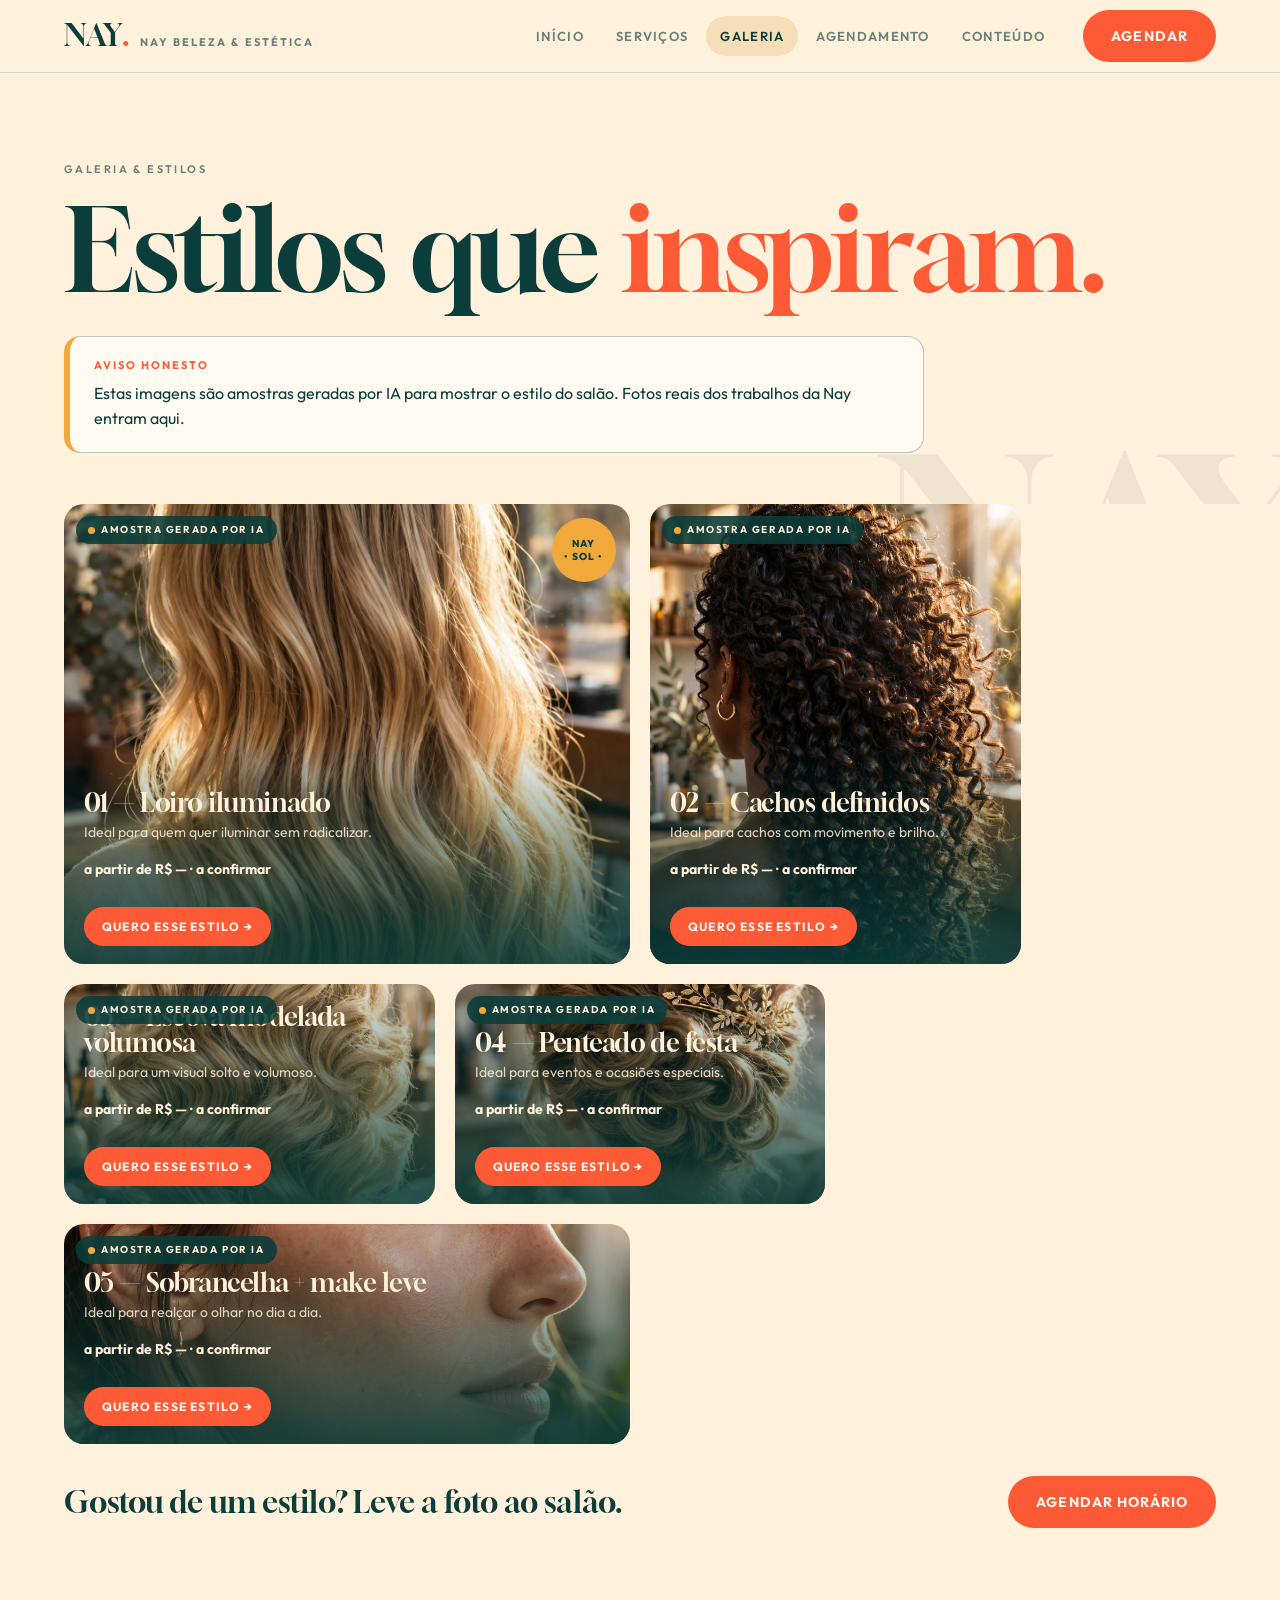
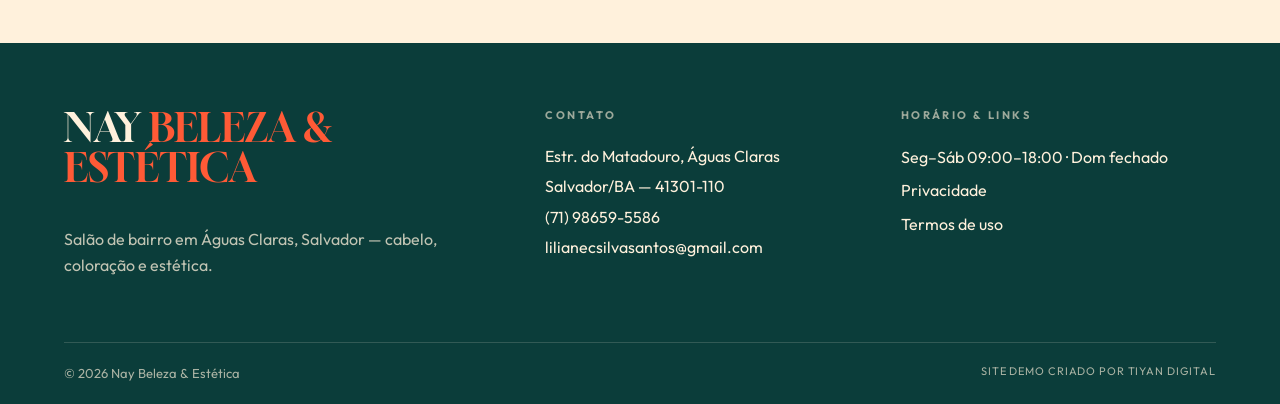
<file: galeria.html>
<!DOCTYPE html>
<html lang="pt-BR">
<head>
<meta charset="utf-8">
<meta name="viewport" content="width=device-width, initial-scale=1">
<title>Galeria &amp; Estilos — Nay Beleza &amp; Estética, Salvador/BA</title>
<meta name="description" content="Estilos que inspiram: loiro iluminado, cachos definidos, escova modelada, penteado de festa e sobrancelha + make leve. Amostras geradas por IA.">
<link rel="preconnect" href="https://fonts.googleapis.com">
<link rel="preconnect" href="https://fonts.gstatic.com" crossorigin>
<link href="https://fonts.googleapis.com/css2?family=Gloock&family=Outfit:wght@400;500;600;700;800&display=swap" rel="stylesheet">
<link rel="stylesheet" href="assets/css/main.css">
<link rel="icon" href="data:image/svg+xml,%3Csvg xmlns='http://www.w3.org/2000/svg' viewBox='0 0 32 32'%3E%3Ccircle cx='16' cy='16' r='14' fill='%23FF5A36'/%3E%3Ctext x='16' y='22' font-family='Georgia' font-size='18' fill='%23FFF1DC' text-anchor='middle'%3EN%3C/text%3E%3C/svg%3E">
</head>
<body>
<header class="site-header">
  <div class="wrap">
    <a class="brand" href="index.html" aria-label="Nay Beleza &amp; Estética — Início">
      <span class="brand__mark">NAY<em>.</em></span>
      <span class="brand__name" data-brand>Nay Beleza &amp; Estética</span>
    </a>
    <button class="nav-toggle" type="button" aria-expanded="false" aria-controls="main-nav" aria-label="Abrir menu">☰</button>
    <nav class="main-nav" id="main-nav" aria-label="Navegação principal">
      <ul>
        <li><a href="index.html">Início</a></li>
        <li><a href="servicos.html">Serviços</a></li>
        <li><a href="galeria.html" aria-current="page">Galeria</a></li>
        <li><a href="agendamento.html">Agendamento</a></li>
        <li><a href="conteudo.html">Conteúdo</a></li>
      </ul>
    </nav>
    <a class="btn btn--coral header-cta" href="agendamento.html">Agendar</a>
  </div>
</header>

<main>
  <section class="page-hero">
    <span class="ghost-word" aria-hidden="true">NAY</span>
    <div class="wrap">
      <p class="eyebrow">Galeria &amp; estilos</p>
      <h1>Estilos que <span class="accent">inspiram.</span></h1>
      <div class="honest-banner">
        <strong>Aviso honesto</strong>
        <p>Estas imagens são amostras geradas por IA para mostrar o estilo do salão. Fotos reais dos trabalhos da Nay entram aqui.</p>
      </div>
    </div>
  </section>

  <section class="section" style="padding-top:0">
    <div class="wrap">
      <div class="bento">
        <a class="bento__cell bento__cell--big reveal" href="agendamento.html?estilo=loiro">
          <span class="bento__badge" aria-hidden="true">Nay<br>• Sol •</span>
          <img src="assets/img/loiro-iluminado.webp" alt="Amostra de estilo: cabelo loiro iluminado sob luz do sol" width="1280" height="1920" loading="lazy">
          <span class="ai-tag">Amostra gerada por IA</span>
          <span class="bento__info">
            <h3>01 — Loiro iluminado</h3>
            <p>Ideal para quem quer iluminar sem radicalizar.</p>
            <span class="price">a partir de R$ — · a confirmar</span><br><br>
            <span class="bento__cta">Quero esse estilo →</span>
          </span>
        </a>
        <a class="bento__cell bento__cell--tall reveal" href="agendamento.html?estilo=cachos">
          <img src="assets/img/cachos-definidos.webp" alt="Amostra de estilo: cachos definidos com movimento e brilho" width="1280" height="1920" loading="lazy">
          <span class="ai-tag">Amostra gerada por IA</span>
          <span class="bento__info">
            <h3>02 — Cachos definidos</h3>
            <p>Ideal para cachos com movimento e brilho.</p>
            <span class="price">a partir de R$ — · a confirmar</span><br><br>
            <span class="bento__cta">Quero esse estilo →</span>
          </span>
        </a>
        <a class="bento__cell bento__cell--std reveal" href="agendamento.html?estilo=escova">
          <img src="assets/img/escova-modelada.webp" alt="Amostra de estilo: escova modelada volumosa" width="1280" height="1920" loading="lazy">
          <span class="ai-tag">Amostra gerada por IA</span>
          <span class="bento__info">
            <h3>03 — Escova modelada volumosa</h3>
            <p>Ideal para um visual solto e volumoso.</p>
            <span class="price">a partir de R$ — · a confirmar</span><br><br>
            <span class="bento__cta">Quero esse estilo →</span>
          </span>
        </a>
        <a class="bento__cell bento__cell--std reveal" href="agendamento.html?estilo=festa">
          <img src="assets/img/penteado-festa.webp" alt="Amostra de estilo: penteado de festa elegante" width="1280" height="1920" loading="lazy">
          <span class="ai-tag">Amostra gerada por IA</span>
          <span class="bento__info">
            <h3>04 — Penteado de festa</h3>
            <p>Ideal para eventos e ocasiões especiais.</p>
            <span class="price">a partir de R$ — · a confirmar</span><br><br>
            <span class="bento__cta">Quero esse estilo →</span>
          </span>
        </a>
        <a class="bento__cell bento__cell--wide reveal" href="agendamento.html?estilo=sobrancelha">
          <img src="assets/img/sobrancelha-make.webp" alt="Amostra de estilo: sobrancelha definida e make leve" width="1120" height="2240" loading="lazy">
          <span class="ai-tag">Amostra gerada por IA</span>
          <span class="bento__info">
            <h3>05 — Sobrancelha + make leve</h3>
            <p>Ideal para realçar o olhar no dia a dia.</p>
            <span class="price">a partir de R$ — · a confirmar</span><br><br>
            <span class="bento__cta">Quero esse estilo →</span>
          </span>
        </a>
      </div>

      <div class="gallery-note reveal">
        <p>Gostou de um estilo? Leve a foto ao salão.</p>
        <a class="btn btn--coral" href="agendamento.html">Agendar horário</a>
      </div>
    </div>
  </section>
</main>

<footer class="site-footer">
  <div class="wrap">
    <div class="footer-grid">
      <div>
        <p class="footer-brand">NAY <em>BELEZA &amp; ESTÉTICA</em></p>
        <p style="color:rgba(255,241,220,.75);max-width:38ch">Salão de bairro em Águas Claras, Salvador — cabelo, coloração e estética.</p>
      </div>
      <div>
        <h4>Contato</h4>
        <address>
          Estr. do Matadouro, Águas Claras<br>
          Salvador/BA — 41301-110<br>
          <a href="tel:+5571986595586">(71) 98659-5586</a><br>
          <a href="mailto:lilianecsilvasantos@gmail.com">lilianecsilvasantos@gmail.com</a>
        </address>
      </div>
      <div>
        <h4>Horário &amp; links</h4>
        <ul>
          <li>Seg–Sáb 09:00–18:00 · Dom fechado</li>
          <li><a href="privacidade.html">Privacidade</a></li>
          <li><a href="termos.html">Termos de uso</a></li>
        </ul>
      </div>
    </div>
    <div class="footer-bottom">
      <span>© <span data-year>2026</span> <span data-brand>Nay Beleza &amp; Estética</span></span>
      <span class="demo-note">Site demo criado por Tiyan Digital</span>
    </div>
  </div>
</footer>
<a class="sticky-cta" href="agendamento.html">Agendar horário</a>
<script src="assets/js/main.js"></script>
</body>
</html>
</file>
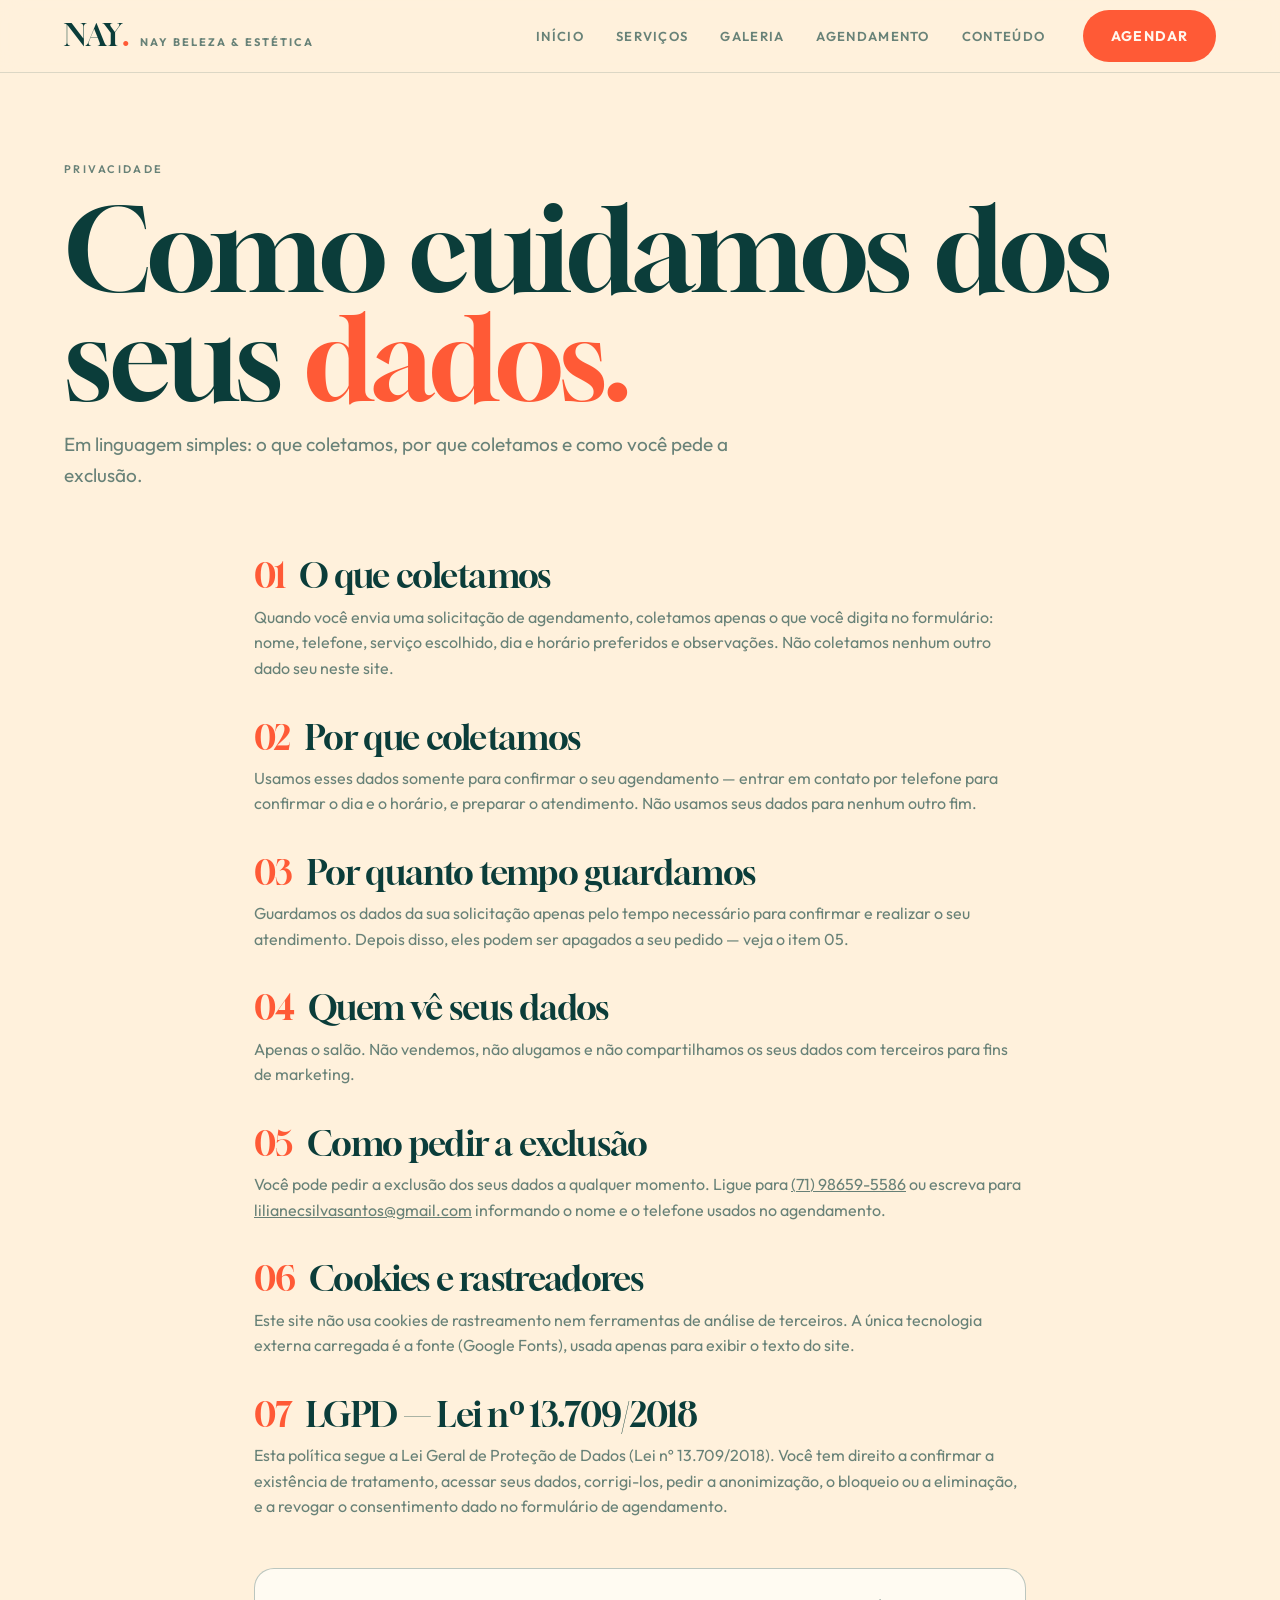
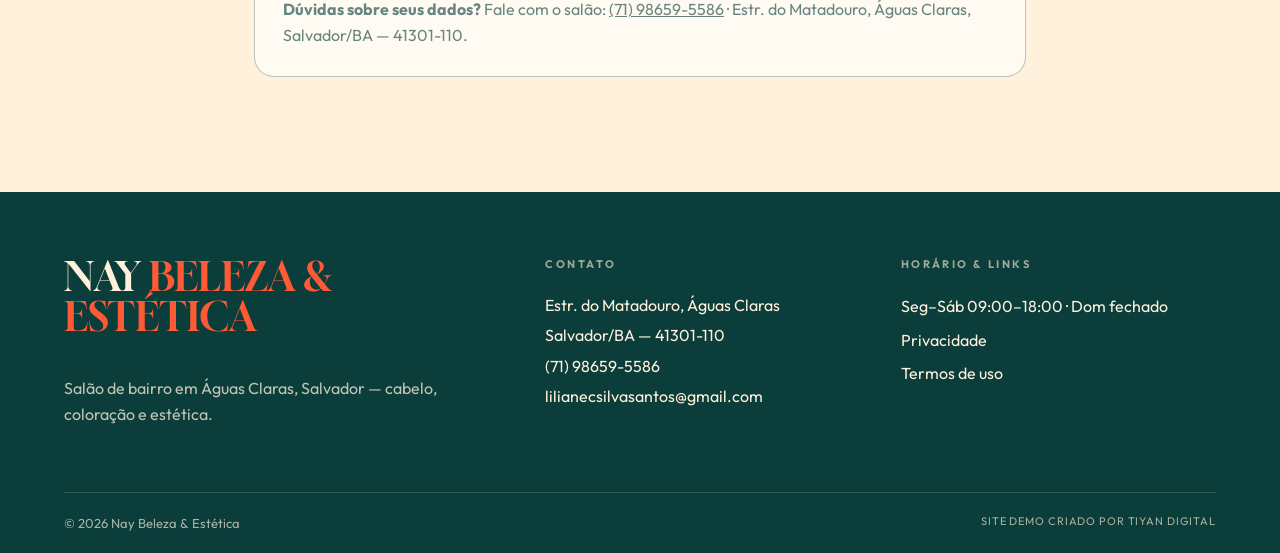
<file: privacidade.html>
<!DOCTYPE html>
<html lang="pt-BR">
<head>
<meta charset="utf-8">
<meta name="viewport" content="width=device-width, initial-scale=1">
<title>Política de Privacidade — Nay Beleza &amp; Estética, Salvador/BA</title>
<meta name="description" content="Como a Nay Beleza &amp; Estética cuida dos seus dados — em linguagem simples. LGPD — Lei nº 13.709/2018.">
<link rel="preconnect" href="https://fonts.googleapis.com">
<link rel="preconnect" href="https://fonts.gstatic.com" crossorigin>
<link href="https://fonts.googleapis.com/css2?family=Gloock&family=Outfit:wght@400;500;600;700;800&display=swap" rel="stylesheet">
<link rel="stylesheet" href="assets/css/main.css">
<link rel="icon" href="data:image/svg+xml,%3Csvg xmlns='http://www.w3.org/2000/svg' viewBox='0 0 32 32'%3E%3Ccircle cx='16' cy='16' r='14' fill='%23FF5A36'/%3E%3Ctext x='16' y='22' font-family='Georgia' font-size='18' fill='%23FFF1DC' text-anchor='middle'%3EN%3C/text%3E%3C/svg%3E">
</head>
<body>
<header class="site-header">
  <div class="wrap">
    <a class="brand" href="index.html" aria-label="Nay Beleza &amp; Estética — Início">
      <span class="brand__mark">NAY<em>.</em></span>
      <span class="brand__name" data-brand>Nay Beleza &amp; Estética</span>
    </a>
    <button class="nav-toggle" type="button" aria-expanded="false" aria-controls="main-nav" aria-label="Abrir menu">☰</button>
    <nav class="main-nav" id="main-nav" aria-label="Navegação principal">
      <ul>
        <li><a href="index.html">Início</a></li>
        <li><a href="servicos.html">Serviços</a></li>
        <li><a href="galeria.html">Galeria</a></li>
        <li><a href="agendamento.html">Agendamento</a></li>
        <li><a href="conteudo.html">Conteúdo</a></li>
      </ul>
    </nav>
    <a class="btn btn--coral header-cta" href="agendamento.html">Agendar</a>
  </div>
</header>

<main>
  <section class="page-hero">
    <div class="wrap">
      <p class="eyebrow">Privacidade</p>
      <h1>Como cuidamos dos seus <span class="accent">dados.</span></h1>
      <p class="lead">Em linguagem simples: o que coletamos, por que coletamos e como você pede a exclusão.</p>
    </div>
  </section>

  <section class="section" style="padding-top:0">
    <div class="wrap legal">
      <h2><span class="num">01</span> O que coletamos</h2>
      <p>Quando você envia uma solicitação de agendamento, coletamos apenas o que você digita no formulário: nome, telefone, serviço escolhido, dia e horário preferidos e observações. Não coletamos nenhum outro dado seu neste site.</p>

      <h2><span class="num">02</span> Por que coletamos</h2>
      <p>Usamos esses dados somente para confirmar o seu agendamento — entrar em contato por telefone para confirmar o dia e o horário, e preparar o atendimento. Não usamos seus dados para nenhum outro fim.</p>

      <h2><span class="num">03</span> Por quanto tempo guardamos</h2>
      <p>Guardamos os dados da sua solicitação apenas pelo tempo necessário para confirmar e realizar o seu atendimento. Depois disso, eles podem ser apagados a seu pedido — veja o item 05.</p>

      <h2><span class="num">04</span> Quem vê seus dados</h2>
      <p>Apenas o salão. Não vendemos, não alugamos e não compartilhamos os seus dados com terceiros para fins de marketing.</p>

      <h2><span class="num">05</span> Como pedir a exclusão</h2>
      <p>Você pode pedir a exclusão dos seus dados a qualquer momento. Ligue para <a href="tel:+5571986595586">(71) 98659-5586</a> ou escreva para <a href="mailto:lilianecsilvasantos@gmail.com">lilianecsilvasantos@gmail.com</a> informando o nome e o telefone usados no agendamento.</p>

      <h2><span class="num">06</span> Cookies e rastreadores</h2>
      <p>Este site não usa cookies de rastreamento nem ferramentas de análise de terceiros. A única tecnologia externa carregada é a fonte (Google Fonts), usada apenas para exibir o texto do site.</p>

      <h2><span class="num">07</span> LGPD — Lei nº 13.709/2018</h2>
      <p>Esta política segue a Lei Geral de Proteção de Dados (Lei nº 13.709/2018). Você tem direito a confirmar a existência de tratamento, acessar seus dados, corrigi-los, pedir a anonimização, o bloqueio ou a eliminação, e a revogar o consentimento dado no formulário de agendamento.</p>

      <div class="legal-contact">
        <p><strong>Dúvidas sobre seus dados?</strong> Fale com o salão: <a href="tel:+5571986595586">(71) 98659-5586</a> · Estr. do Matadouro, Águas Claras, Salvador/BA — 41301-110.</p>
      </div>
    </div>
  </section>
</main>

<footer class="site-footer">
  <div class="wrap">
    <div class="footer-grid">
      <div>
        <p class="footer-brand">NAY <em>BELEZA &amp; ESTÉTICA</em></p>
        <p style="color:rgba(255,241,220,.75);max-width:38ch">Salão de bairro em Águas Claras, Salvador — cabelo, coloração e estética.</p>
      </div>
      <div>
        <h4>Contato</h4>
        <address>
          Estr. do Matadouro, Águas Claras<br>
          Salvador/BA — 41301-110<br>
          <a href="tel:+5571986595586">(71) 98659-5586</a><br>
          <a href="mailto:lilianecsilvasantos@gmail.com">lilianecsilvasantos@gmail.com</a>
        </address>
      </div>
      <div>
        <h4>Horário &amp; links</h4>
        <ul>
          <li>Seg–Sáb 09:00–18:00 · Dom fechado</li>
          <li><a href="privacidade.html">Privacidade</a></li>
          <li><a href="termos.html">Termos de uso</a></li>
        </ul>
      </div>
    </div>
    <div class="footer-bottom">
      <span>© <span data-year>2026</span> <span data-brand>Nay Beleza &amp; Estética</span></span>
      <span class="demo-note">Site demo criado por Tiyan Digital</span>
    </div>
  </div>
</footer>
<a class="sticky-cta" href="agendamento.html">Agendar horário</a>
<script src="assets/js/main.js"></script>
</body>
</html>
</file>
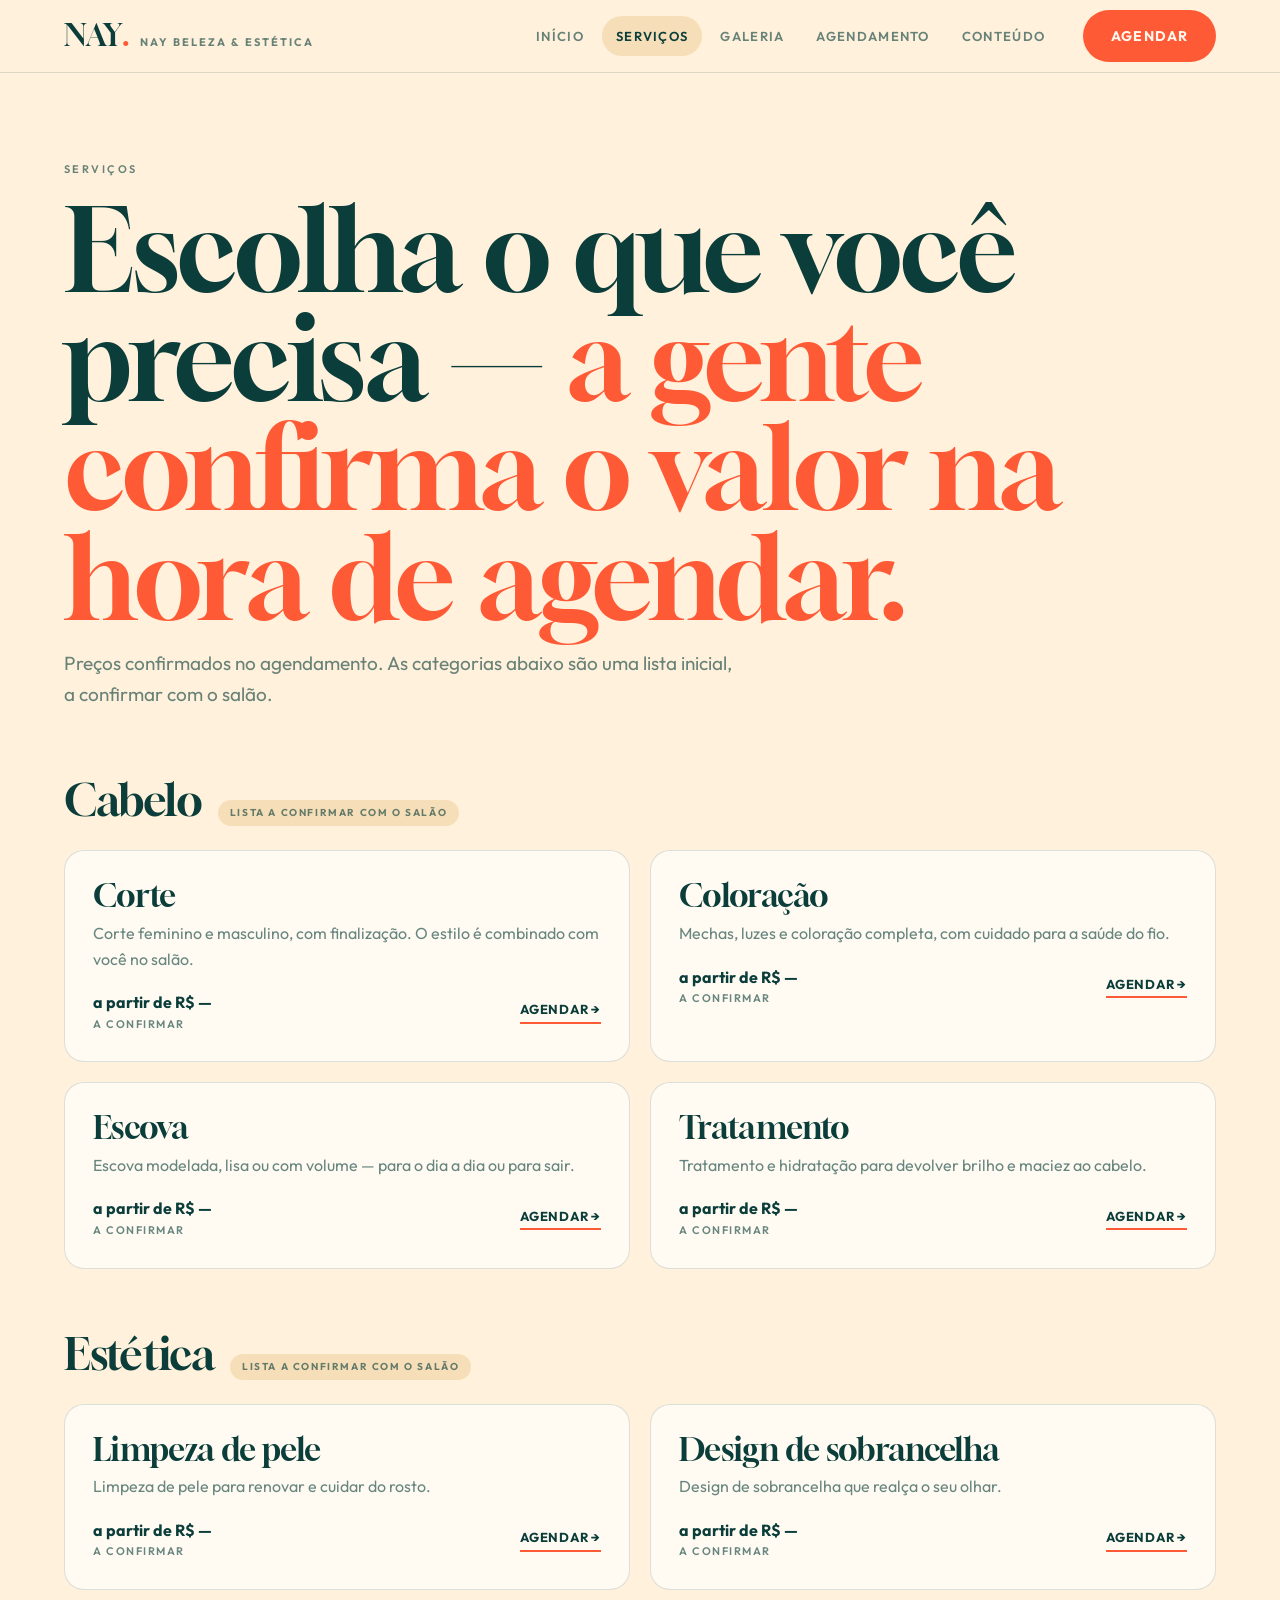
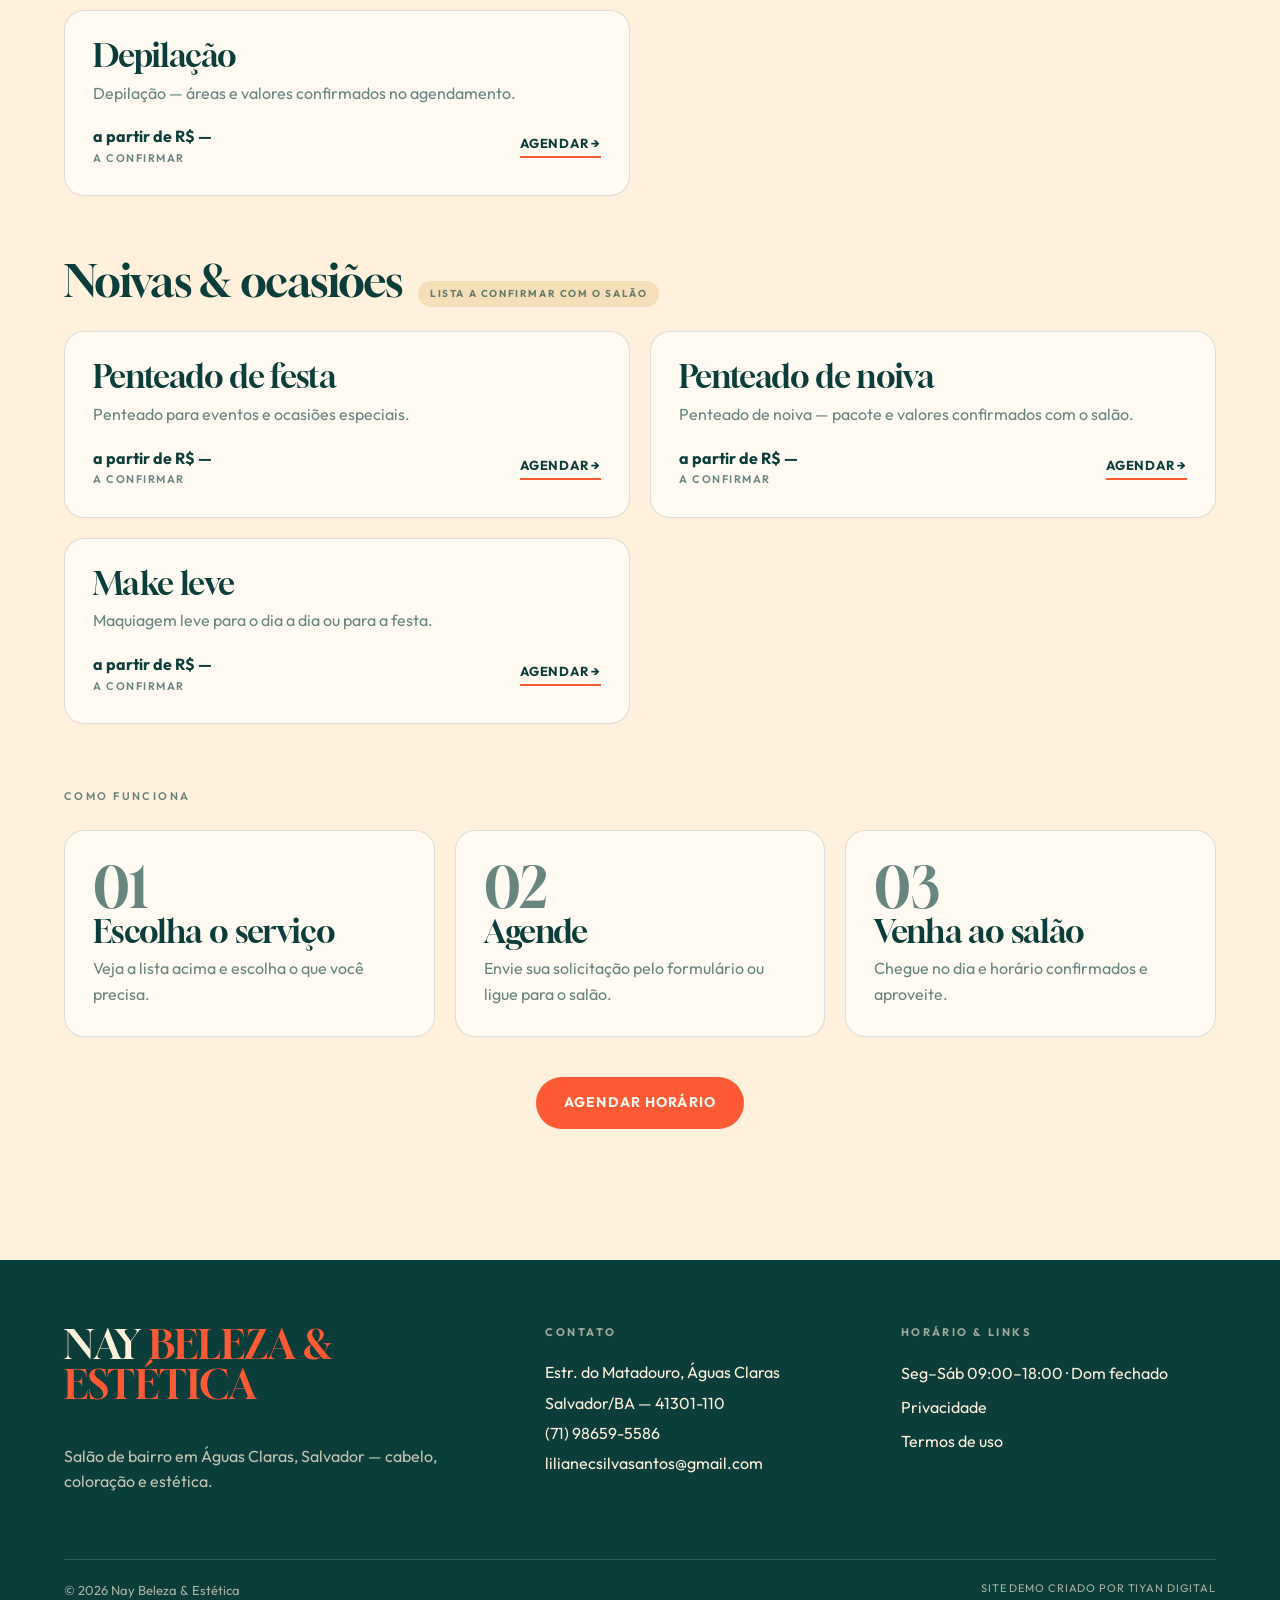
<file: servicos.html>
<!DOCTYPE html>
<html lang="pt-BR">
<head>
<meta charset="utf-8">
<meta name="viewport" content="width=device-width, initial-scale=1">
<title>Serviços — Nay Beleza &amp; Estética, Salvador/BA</title>
<meta name="description" content="Cabelo, estética e noivas &amp; ocasiões na Nay Beleza &amp; Estética, Águas Claras, Salvador. Preços confirmados no agendamento.">
<link rel="preconnect" href="https://fonts.googleapis.com">
<link rel="preconnect" href="https://fonts.gstatic.com" crossorigin>
<link href="https://fonts.googleapis.com/css2?family=Gloock&family=Outfit:wght@400;500;600;700;800&display=swap" rel="stylesheet">
<link rel="stylesheet" href="assets/css/main.css">
<link rel="icon" href="data:image/svg+xml,%3Csvg xmlns='http://www.w3.org/2000/svg' viewBox='0 0 32 32'%3E%3Ccircle cx='16' cy='16' r='14' fill='%23FF5A36'/%3E%3Ctext x='16' y='22' font-family='Georgia' font-size='18' fill='%23FFF1DC' text-anchor='middle'%3EN%3C/text%3E%3C/svg%3E">
</head>
<body>
<header class="site-header">
  <div class="wrap">
    <a class="brand" href="index.html" aria-label="Nay Beleza &amp; Estética — Início">
      <span class="brand__mark">NAY<em>.</em></span>
      <span class="brand__name" data-brand>Nay Beleza &amp; Estética</span>
    </a>
    <button class="nav-toggle" type="button" aria-expanded="false" aria-controls="main-nav" aria-label="Abrir menu">☰</button>
    <nav class="main-nav" id="main-nav" aria-label="Navegação principal">
      <ul>
        <li><a href="index.html">Início</a></li>
        <li><a href="servicos.html" aria-current="page">Serviços</a></li>
        <li><a href="galeria.html">Galeria</a></li>
        <li><a href="agendamento.html">Agendamento</a></li>
        <li><a href="conteudo.html">Conteúdo</a></li>
      </ul>
    </nav>
    <a class="btn btn--coral header-cta" href="agendamento.html">Agendar</a>
  </div>
</header>

<main>
  <section class="page-hero">
    <span class="ghost-word" aria-hidden="true">NAY</span>
    <div class="wrap">
      <p class="eyebrow">Serviços</p>
      <h1>Escolha o que você precisa — <span class="accent">a gente confirma o valor na hora de agendar.</span></h1>
      <p class="lead">Preços confirmados no agendamento. As categorias abaixo são uma lista inicial, a confirmar com o salão.</p>
    </div>
  </section>

  <section class="section" style="padding-top:0">
    <div class="wrap">

      <div class="service-group">
        <div class="service-group__head">
          <h2>Cabelo</h2>
          <span class="tag">Lista a confirmar com o salão</span>
        </div>
        <div class="service-cards">
          <article class="service-card reveal">
            <h3>Corte</h3>
            <p>Corte feminino e masculino, com finalização. O estilo é combinado com você no salão.</p>
            <div class="service-card__meta"><span class="price">a partir de R$ —<small>a confirmar</small></span><a class="link-arrow" href="agendamento.html?estilo=cachos">Agendar →</a></div>
          </article>
          <article class="service-card reveal">
            <h3>Coloração</h3>
            <p>Mechas, luzes e coloração completa, com cuidado para a saúde do fio.</p>
            <div class="service-card__meta"><span class="price">a partir de R$ —<small>a confirmar</small></span><a class="link-arrow" href="agendamento.html?estilo=loiro">Agendar →</a></div>
          </article>
          <article class="service-card reveal">
            <h3>Escova</h3>
            <p>Escova modelada, lisa ou com volume — para o dia a dia ou para sair.</p>
            <div class="service-card__meta"><span class="price">a partir de R$ —<small>a confirmar</small></span><a class="link-arrow" href="agendamento.html?estilo=escova">Agendar →</a></div>
          </article>
          <article class="service-card reveal">
            <h3>Tratamento</h3>
            <p>Tratamento e hidratação para devolver brilho e maciez ao cabelo.</p>
            <div class="service-card__meta"><span class="price">a partir de R$ —<small>a confirmar</small></span><a class="link-arrow" href="agendamento.html">Agendar →</a></div>
          </article>
        </div>
      </div>

      <div class="service-group">
        <div class="service-group__head">
          <h2>Estética</h2>
          <span class="tag">Lista a confirmar com o salão</span>
        </div>
        <div class="service-cards">
          <article class="service-card reveal">
            <h3>Limpeza de pele</h3>
            <p>Limpeza de pele para renovar e cuidar do rosto.</p>
            <div class="service-card__meta"><span class="price">a partir de R$ —<small>a confirmar</small></span><a class="link-arrow" href="agendamento.html">Agendar →</a></div>
          </article>
          <article class="service-card reveal">
            <h3>Design de sobrancelha</h3>
            <p>Design de sobrancelha que realça o seu olhar.</p>
            <div class="service-card__meta"><span class="price">a partir de R$ —<small>a confirmar</small></span><a class="link-arrow" href="agendamento.html?estilo=sobrancelha">Agendar →</a></div>
          </article>
          <article class="service-card reveal">
            <h3>Depilação</h3>
            <p>Depilação — áreas e valores confirmados no agendamento.</p>
            <div class="service-card__meta"><span class="price">a partir de R$ —<small>a confirmar</small></span><a class="link-arrow" href="agendamento.html">Agendar →</a></div>
          </article>
        </div>
      </div>

      <div class="service-group">
        <div class="service-group__head">
          <h2>Noivas &amp; ocasiões</h2>
          <span class="tag">Lista a confirmar com o salão</span>
        </div>
        <div class="service-cards">
          <article class="service-card reveal">
            <h3>Penteado de festa</h3>
            <p>Penteado para eventos e ocasiões especiais.</p>
            <div class="service-card__meta"><span class="price">a partir de R$ —<small>a confirmar</small></span><a class="link-arrow" href="agendamento.html?estilo=festa">Agendar →</a></div>
          </article>
          <article class="service-card reveal">
            <h3>Penteado de noiva</h3>
            <p>Penteado de noiva — pacote e valores confirmados com o salão.</p>
            <div class="service-card__meta"><span class="price">a partir de R$ —<small>a confirmar</small></span><a class="link-arrow" href="agendamento.html">Agendar →</a></div>
          </article>
          <article class="service-card reveal">
            <h3>Make leve</h3>
            <p>Maquiagem leve para o dia a dia ou para a festa.</p>
            <div class="service-card__meta"><span class="price">a partir de R$ —<small>a confirmar</small></span><a class="link-arrow" href="agendamento.html?estilo=sobrancelha">Agendar →</a></div>
          </article>
        </div>
      </div>

      <div class="service-group" style="margin-bottom:0">
        <div class="service-group__head">
          <p class="eyebrow" style="margin:0">Como funciona</p>
        </div>
        <div class="steps" style="margin-top:24px">
          <article class="step reveal">
            <p class="step__num">01</p>
            <h3>Escolha o serviço</h3>
            <p>Veja a lista acima e escolha o que você precisa.</p>
          </article>
          <article class="step reveal">
            <p class="step__num">02</p>
            <h3>Agende</h3>
            <p>Envie sua solicitação pelo formulário ou ligue para o salão.</p>
          </article>
          <article class="step reveal">
            <p class="step__num">03</p>
            <h3>Venha ao salão</h3>
            <p>Chegue no dia e horário confirmados e aproveite.</p>
          </article>
        </div>
        <p style="text-align:center;margin-top:40px"><a class="btn btn--coral" href="agendamento.html">Agendar horário</a></p>
      </div>

    </div>
  </section>
</main>

<footer class="site-footer">
  <div class="wrap">
    <div class="footer-grid">
      <div>
        <p class="footer-brand">NAY <em>BELEZA &amp; ESTÉTICA</em></p>
        <p style="color:rgba(255,241,220,.75);max-width:38ch">Salão de bairro em Águas Claras, Salvador — cabelo, coloração e estética.</p>
      </div>
      <div>
        <h4>Contato</h4>
        <address>
          Estr. do Matadouro, Águas Claras<br>
          Salvador/BA — 41301-110<br>
          <a href="tel:+5571986595586">(71) 98659-5586</a><br>
          <a href="mailto:lilianecsilvasantos@gmail.com">lilianecsilvasantos@gmail.com</a>
        </address>
      </div>
      <div>
        <h4>Horário &amp; links</h4>
        <ul>
          <li>Seg–Sáb 09:00–18:00 · Dom fechado</li>
          <li><a href="privacidade.html">Privacidade</a></li>
          <li><a href="termos.html">Termos de uso</a></li>
        </ul>
      </div>
    </div>
    <div class="footer-bottom">
      <span>© <span data-year>2026</span> <span data-brand>Nay Beleza &amp; Estética</span></span>
      <span class="demo-note">Site demo criado por Tiyan Digital</span>
    </div>
  </div>
</footer>
<a class="sticky-cta" href="agendamento.html">Agendar horário</a>
<script src="assets/js/main.js"></script>
</body>
</html>
</file>
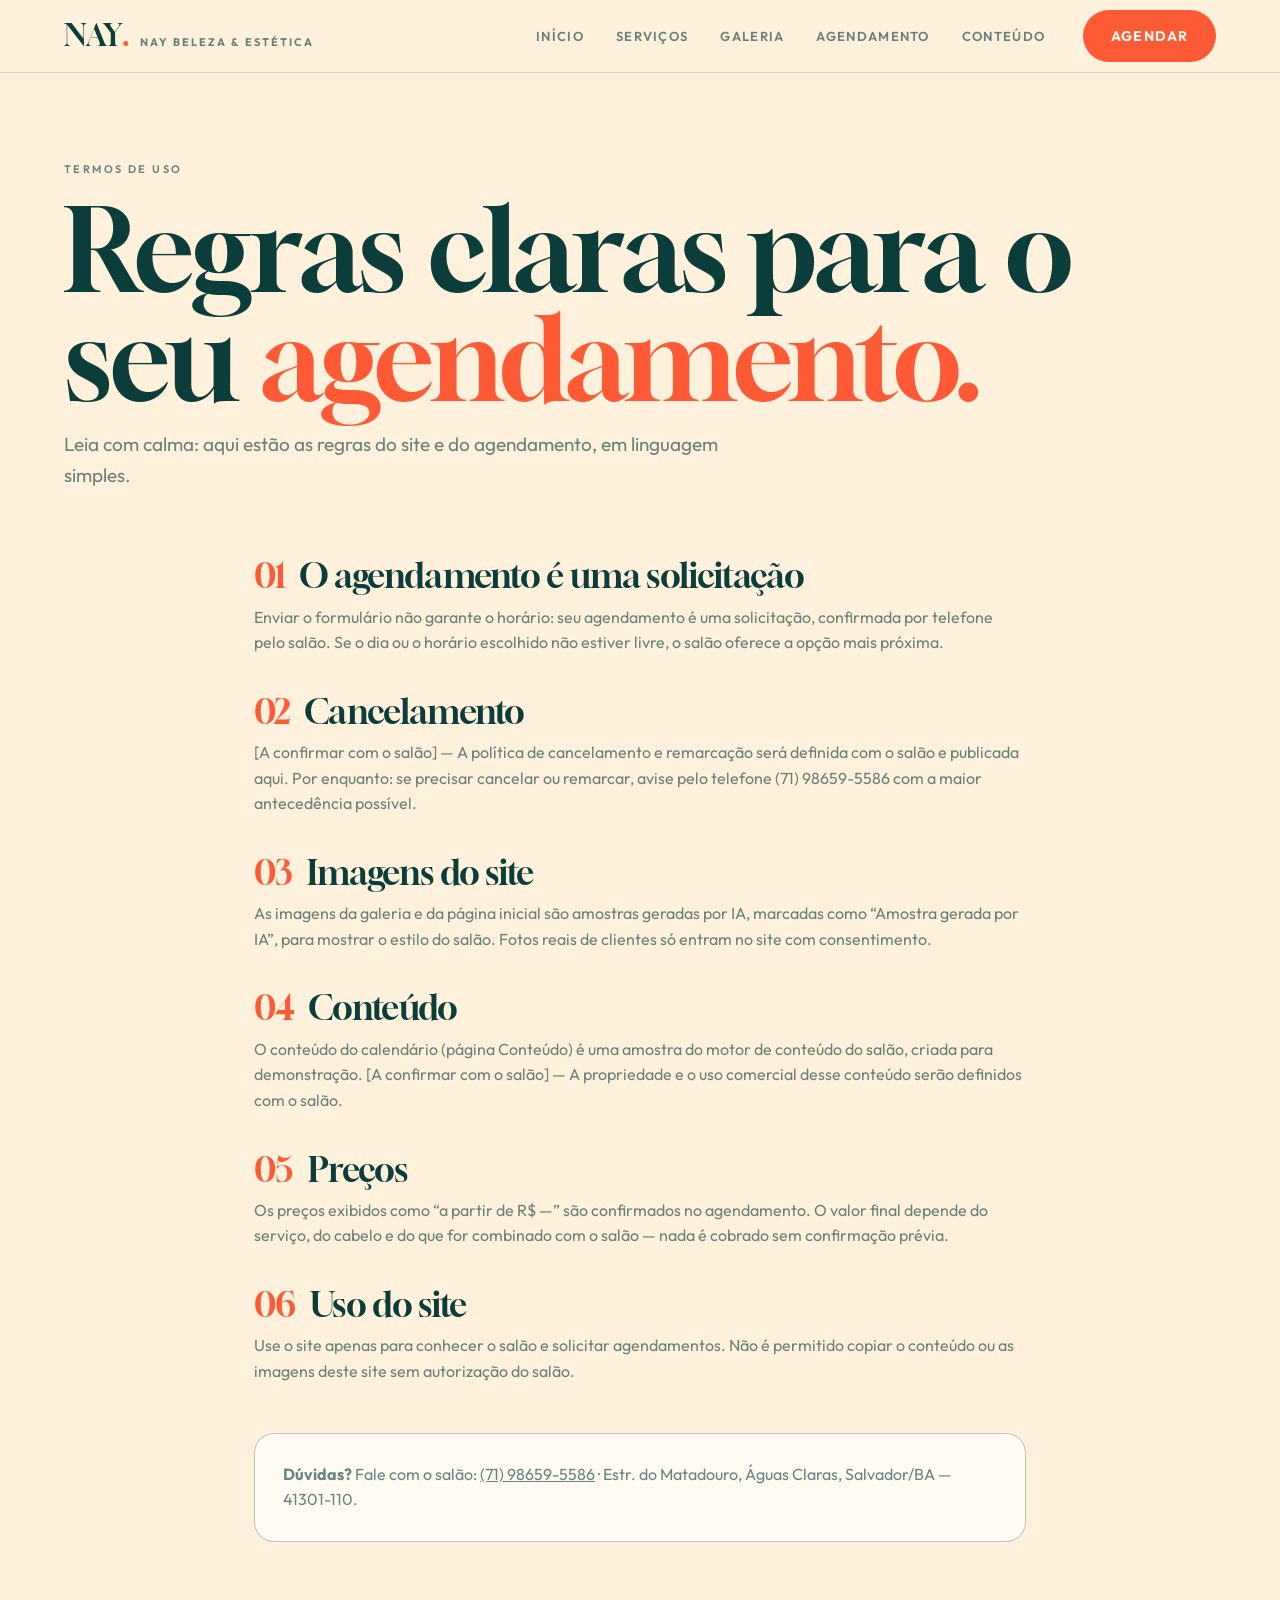
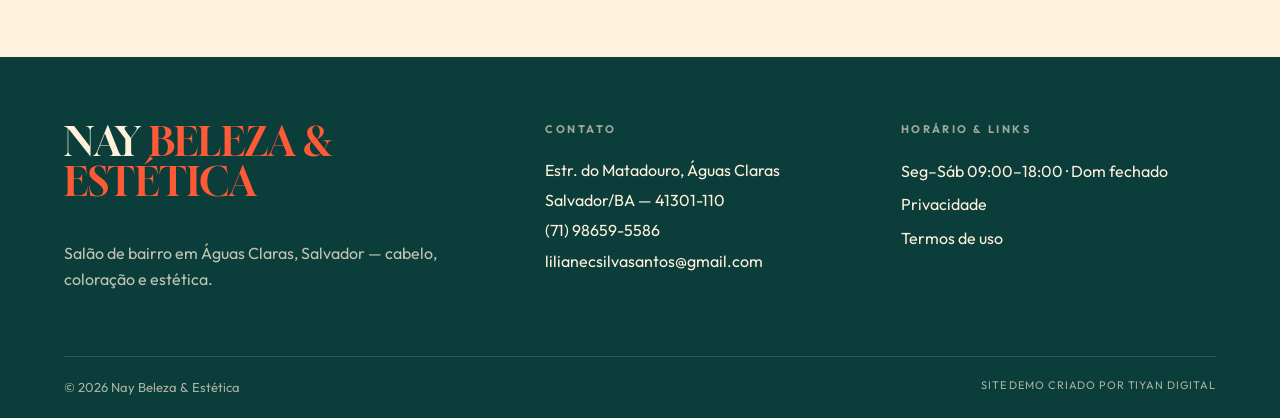
<file: termos.html>
<!DOCTYPE html>
<html lang="pt-BR">
<head>
<meta charset="utf-8">
<meta name="viewport" content="width=device-width, initial-scale=1">
<title>Termos de Uso — Nay Beleza &amp; Estética, Salvador/BA</title>
<meta name="description" content="Regras claras para o seu agendamento na Nay Beleza &amp; Estética, Águas Claras, Salvador.">
<link rel="preconnect" href="https://fonts.googleapis.com">
<link rel="preconnect" href="https://fonts.gstatic.com" crossorigin>
<link href="https://fonts.googleapis.com/css2?family=Gloock&family=Outfit:wght@400;500;600;700;800&display=swap" rel="stylesheet">
<link rel="stylesheet" href="assets/css/main.css">
<link rel="icon" href="data:image/svg+xml,%3Csvg xmlns='http://www.w3.org/2000/svg' viewBox='0 0 32 32'%3E%3Ccircle cx='16' cy='16' r='14' fill='%23FF5A36'/%3E%3Ctext x='16' y='22' font-family='Georgia' font-size='18' fill='%23FFF1DC' text-anchor='middle'%3EN%3C/text%3E%3C/svg%3E">
</head>
<body>
<header class="site-header">
  <div class="wrap">
    <a class="brand" href="index.html" aria-label="Nay Beleza &amp; Estética — Início">
      <span class="brand__mark">NAY<em>.</em></span>
      <span class="brand__name" data-brand>Nay Beleza &amp; Estética</span>
    </a>
    <button class="nav-toggle" type="button" aria-expanded="false" aria-controls="main-nav" aria-label="Abrir menu">☰</button>
    <nav class="main-nav" id="main-nav" aria-label="Navegação principal">
      <ul>
        <li><a href="index.html">Início</a></li>
        <li><a href="servicos.html">Serviços</a></li>
        <li><a href="galeria.html">Galeria</a></li>
        <li><a href="agendamento.html">Agendamento</a></li>
        <li><a href="conteudo.html">Conteúdo</a></li>
      </ul>
    </nav>
    <a class="btn btn--coral header-cta" href="agendamento.html">Agendar</a>
  </div>
</header>

<main>
  <section class="page-hero">
    <div class="wrap">
      <p class="eyebrow">Termos de uso</p>
      <h1>Regras claras para o seu <span class="accent">agendamento.</span></h1>
      <p class="lead">Leia com calma: aqui estão as regras do site e do agendamento, em linguagem simples.</p>
    </div>
  </section>

  <section class="section" style="padding-top:0">
    <div class="wrap legal">
      <h2><span class="num">01</span> O agendamento é uma solicitação</h2>
      <p>Enviar o formulário não garante o horário: seu agendamento é uma solicitação, confirmada por telefone pelo salão. Se o dia ou o horário escolhido não estiver livre, o salão oferece a opção mais próxima.</p>

      <h2><span class="num">02</span> Cancelamento</h2>
      <p>[A confirmar com o salão] — A política de cancelamento e remarcação será definida com o salão e publicada aqui. Por enquanto: se precisar cancelar ou remarcar, avise pelo telefone (71) 98659-5586 com a maior antecedência possível.</p>

      <h2><span class="num">03</span> Imagens do site</h2>
      <p>As imagens da galeria e da página inicial são amostras geradas por IA, marcadas como “Amostra gerada por IA”, para mostrar o estilo do salão. Fotos reais de clientes só entram no site com consentimento.</p>

      <h2><span class="num">04</span> Conteúdo</h2>
      <p>O conteúdo do calendário (página Conteúdo) é uma amostra do motor de conteúdo do salão, criada para demonstração. [A confirmar com o salão] — A propriedade e o uso comercial desse conteúdo serão definidos com o salão.</p>

      <h2><span class="num">05</span> Preços</h2>
      <p>Os preços exibidos como “a partir de R$ —” são confirmados no agendamento. O valor final depende do serviço, do cabelo e do que for combinado com o salão — nada é cobrado sem confirmação prévia.</p>

      <h2><span class="num">06</span> Uso do site</h2>
      <p>Use o site apenas para conhecer o salão e solicitar agendamentos. Não é permitido copiar o conteúdo ou as imagens deste site sem autorização do salão.</p>

      <div class="legal-contact">
        <p><strong>Dúvidas?</strong> Fale com o salão: <a href="tel:+5571986595586">(71) 98659-5586</a> · Estr. do Matadouro, Águas Claras, Salvador/BA — 41301-110.</p>
      </div>
    </div>
  </section>
</main>

<footer class="site-footer">
  <div class="wrap">
    <div class="footer-grid">
      <div>
        <p class="footer-brand">NAY <em>BELEZA &amp; ESTÉTICA</em></p>
        <p style="color:rgba(255,241,220,.75);max-width:38ch">Salão de bairro em Águas Claras, Salvador — cabelo, coloração e estética.</p>
      </div>
      <div>
        <h4>Contato</h4>
        <address>
          Estr. do Matadouro, Águas Claras<br>
          Salvador/BA — 41301-110<br>
          <a href="tel:+5571986595586">(71) 98659-5586</a><br>
          <a href="mailto:lilianecsilvasantos@gmail.com">lilianecsilvasantos@gmail.com</a>
        </address>
      </div>
      <div>
        <h4>Horário &amp; links</h4>
        <ul>
          <li>Seg–Sáb 09:00–18:00 · Dom fechado</li>
          <li><a href="privacidade.html">Privacidade</a></li>
          <li><a href="termos.html">Termos de uso</a></li>
        </ul>
      </div>
    </div>
    <div class="footer-bottom">
      <span>© <span data-year>2026</span> <span data-brand>Nay Beleza &amp; Estética</span></span>
      <span class="demo-note">Site demo criado por Tiyan Digital</span>
    </div>
  </div>
</footer>
<a class="sticky-cta" href="agendamento.html">Agendar horário</a>
<script src="assets/js/main.js"></script>
</body>
</html>
</file>
<file: assets/css/main.css>
/* Salvador Daylight — Nay Beleza & Estética
   Tokens (verbatim from STITCH-EXPORT.md design system frame):
   sand #FFF1DC · deep sand #F6DFB8 · teal ink #0B3D3A · coral #FF5A36
   sun gold #F2A93B · cream card #FFFBF2 · hairline rgba(11,61,58,.14)
   Display Gloock · Body/labels Outfit. First rule sets the page background. */
html{background:#FFF1DC}

:root{
  --sand:#FFF1DC; --sand-deep:#F6DFB8; --teal:#0B3D3A; --teal-soft:#14524E;
  --coral:#FF5A36; --coral-dark:#D63E1F; --gold:#F2A93B; --cream:#FFFBF2;
  --line:rgba(11,61,58,.14); --line-strong:rgba(11,61,58,.28);
  --ink:#0B3D3A; --ink-60:rgba(11,61,58,.62); --ink-45:rgba(11,61,58,.45);
  --radius:20px; --wrap:1200px; --gutter:24px;
  --ease:cubic-bezier(.16,1,.3,1);
  --font-display:"Gloock",Georgia,"Times New Roman",serif;
  --font-body:"Outfit",system-ui,-apple-system,"Segoe UI",sans-serif;
}

*,*::before,*::after{box-sizing:border-box}
body{margin:0;background:var(--sand);color:var(--ink);font-family:var(--font-body);
  font-size:16px;line-height:1.6;-webkit-font-smoothing:antialiased;overflow-x:hidden}
img{display:block;max-width:100%}
a{color:inherit}
::selection{background:var(--coral);color:var(--cream)}
:focus-visible{outline:2px solid var(--coral);outline-offset:3px;border-radius:4px}

.wrap{max-width:var(--wrap);margin-inline:auto;padding-inline:var(--gutter)}
h1,h2,h3{font-family:var(--font-display);font-weight:400;line-height:.95;letter-spacing:-.02em;margin:0}
h1{font-size:clamp(52px,9vw,116px)}
h2{font-size:clamp(38px,5.2vw,64px)}
h3{font-size:clamp(24px,3vw,32px);line-height:1.05}
p{margin:0 0 1em}
.eyebrow{font-size:11px;font-weight:600;letter-spacing:.22em;text-transform:uppercase;color:var(--ink-60);margin:0 0 16px}
.lead{font-size:clamp(17px,1.6vw,19px);line-height:1.6;max-width:56ch}
.section{padding:clamp(64px,9vw,120px) 0}
.section--deep{background:var(--sand-deep)}
.section--teal{background:var(--teal);color:var(--sand)}
.section--teal .eyebrow{color:rgba(255,241,220,.65)}
.section--teal h2,.section--teal h3{color:var(--sand)}
.section-head{display:flex;flex-wrap:wrap;align-items:flex-end;justify-content:space-between;gap:16px 32px;margin-bottom:40px}
.section-head h2{max-width:16ch}
.accent{color:var(--coral)}
.gold{color:var(--gold)}

/* ---------- Buttons ---------- */
.btn{display:inline-flex;align-items:center;justify-content:center;gap:10px;
  min-height:52px;padding:14px 28px;border-radius:999px;border:0;cursor:pointer;
  font-family:var(--font-body);font-size:14px;font-weight:700;letter-spacing:.08em;
  text-transform:uppercase;text-decoration:none;transition:transform .2s var(--ease),background .2s,box-shadow .2s;white-space:nowrap}
.btn:hover{transform:scale(1.05)}
.btn:active{transform:scale(.97)}
.btn--coral{background:var(--coral);color:#FFF7EE}
.btn--coral:hover{background:var(--coral-dark)}
.btn--teal{background:var(--teal);color:var(--sand)}
.btn--outline{background:transparent;color:var(--teal);border:1.5px solid var(--teal)}
.btn--outline:hover{border-color:var(--coral);color:var(--coral)}
.btn--ghost{background:transparent;color:var(--sand);border:1.5px solid rgba(255,241,220,.5)}
.btn--ghost:hover{border-color:var(--sand)}
.link-arrow{font-weight:700;letter-spacing:.06em;text-transform:uppercase;font-size:13px;
  text-decoration:none;border-bottom:2px solid var(--coral);padding-bottom:2px}
.link-arrow:hover{color:var(--coral)}

/* ---------- Header ---------- */
.site-header{position:sticky;top:0;z-index:60;background:rgba(255,241,220,.92);
  backdrop-filter:blur(10px);border-bottom:1px solid var(--line)}
.site-header .wrap{display:flex;align-items:center;gap:24px;min-height:72px}
.brand{display:flex;align-items:baseline;gap:10px;text-decoration:none;flex-shrink:0}
.brand__mark{font-family:var(--font-display);font-size:30px;line-height:1;color:var(--teal)}
.brand__mark em{font-style:normal;color:var(--coral)}
.brand__name{font-size:11px;font-weight:700;letter-spacing:.18em;text-transform:uppercase;color:var(--ink-60)}
.main-nav{margin-left:auto}
.main-nav ul{display:flex;gap:4px;list-style:none;margin:0;padding:0}
.main-nav a{display:block;padding:10px 14px;text-decoration:none;font-size:13px;font-weight:600;
  letter-spacing:.1em;text-transform:uppercase;color:var(--ink-60);border-radius:999px}
.main-nav a:hover{color:var(--teal);background:rgba(11,61,58,.06)}
.main-nav a[aria-current="page"]{color:var(--teal);background:var(--sand-deep)}
.header-cta{flex-shrink:0}
.nav-toggle{display:none;margin-left:auto;background:none;border:1.5px solid var(--teal);border-radius:12px;
  width:48px;height:48px;cursor:pointer;color:var(--teal);font-size:22px;line-height:1}

/* ---------- Hero ---------- */
.hero{position:relative;padding:clamp(48px,7vw,96px) 0 clamp(56px,7vw,96px);overflow:hidden}
.hero__grid{display:grid;grid-template-columns:1.05fr .95fr;gap:clamp(32px,5vw,72px);align-items:center}
.hero h1{margin:0 0 24px}
.hero h1 .line{display:block;overflow:hidden}
.hero h1 .line>span{display:block}
.hero__sub{max-width:46ch;font-size:clamp(17px,1.6vw,19px);margin-bottom:32px}
.hero__ctas{display:flex;flex-wrap:wrap;gap:14px;margin-bottom:32px}
.hero__chips{display:flex;flex-wrap:wrap;gap:10px}
.chip{display:inline-flex;align-items:center;gap:8px;padding:9px 16px;border-radius:999px;
  background:var(--cream);border:1px solid var(--line);font-size:12px;font-weight:700;
  letter-spacing:.12em;text-transform:uppercase}
.chip::before{content:"";width:8px;height:8px;border-radius:50%;background:var(--gold);flex-shrink:0}
.chip--coral::before{background:var(--coral)}
.hero__media{position:relative}
.hero__frame{position:relative;border-radius:var(--radius);overflow:hidden;
  box-shadow:4px 4px 0 0 var(--coral)}
.hero__frame img{width:100%;height:clamp(420px,58vw,640px);object-fit:cover;object-position:center 20%}
.ghost-word{position:absolute;z-index:0;font-family:var(--font-display);font-size:clamp(120px,22vw,300px);
  line-height:.8;letter-spacing:-.02em;color:rgba(11,61,58,.07);pointer-events:none;user-select:none;white-space:nowrap}
.hero .ghost-word{right:-4%;bottom:-6%}
.sun-disc{position:absolute;width:96px;height:96px;border-radius:50%;background:var(--coral);z-index:2}
.hero .sun-disc{top:-28px;right:-28px}
.sun-disc--gold{background:var(--gold)}

/* AI-sample label — on EVERY image frame, no exceptions */
.ai-tag{position:absolute;left:12px;bottom:12px;z-index:3;display:inline-flex;align-items:center;gap:6px;
  padding:6px 12px;border-radius:999px;background:rgba(11,61,58,.88);color:var(--sand);
  font-size:10px;font-weight:700;letter-spacing:.16em;text-transform:uppercase}
.ai-tag::before{content:"";width:7px;height:7px;border-radius:50%;background:var(--gold)}
.photo-frame{position:relative;border-radius:var(--radius);overflow:hidden;background:var(--sand-deep)}
.photo-frame img{width:100%;height:100%;object-fit:cover;transition:transform .5s var(--ease)}
.photo-frame:hover img{transform:scale(1.04)}
.photo-frame--offset{box-shadow:4px 4px 0 0 var(--coral)}

/* ---------- Marquee ---------- */
.marquee{background:var(--teal);color:var(--sand);overflow:hidden;padding:18px 0;white-space:nowrap}
.marquee__track{display:inline-flex;gap:0;animation:marquee 28s linear infinite;will-change:transform}
.marquee span{font-family:var(--font-display);font-size:22px;letter-spacing:.04em;padding-right:16px}
.marquee i{font-style:normal;color:var(--coral);padding-right:16px}
@keyframes marquee{to{transform:translateX(-50%)}}

/* ---------- O salão ---------- */
.salon{display:grid;grid-template-columns:1.1fr .9fr;gap:clamp(32px,5vw,80px);align-items:start}
.salon__facts{list-style:none;margin:0;padding:0;display:grid;gap:0;border-top:1px solid var(--line-strong)}
.salon__facts li{display:flex;justify-content:space-between;gap:16px;padding:18px 2px;border-bottom:1px solid var(--line)}
.salon__facts dt{font-size:11px;font-weight:700;letter-spacing:.18em;text-transform:uppercase;color:var(--ink-60)}
.salon__facts dd{margin:0;font-weight:600;text-align:right}

/* ---------- Services preview rows ---------- */
.service-rows{border-top:1px solid var(--line-strong)}
.service-row{display:grid;grid-template-columns:96px 1fr auto;gap:8px 24px;align-items:center;
  padding:28px 4px;border-bottom:1px solid var(--line);text-decoration:none;transition:background .2s}
.service-row:hover{background:rgba(255,251,242,.6)}
.service-row:hover .service-row__name{color:var(--coral)}
.service-row__num{font-family:var(--font-display);font-size:clamp(40px,5vw,64px);line-height:1;color:var(--gold)}
.service-row__name{font-family:var(--font-display);font-size:clamp(24px,3vw,34px);line-height:1.05}
.service-row__desc{grid-column:2;font-size:15px;color:var(--ink-60);max-width:52ch}
.service-row__price{grid-row:1/3;grid-column:3;text-align:right;font-weight:700;font-size:14px;white-space:nowrap}
.service-row__price small{display:block;font-weight:600;font-size:11px;letter-spacing:.14em;text-transform:uppercase;color:var(--ink-60);margin-top:4px}
.service-row__arrow{grid-row:1/3;grid-column:4;font-size:26px;color:var(--coral);transition:transform .2s var(--ease)}
.service-row:hover .service-row__arrow{transform:translateX(6px)}

/* ---------- Style preview ---------- */
.style-grid{display:grid;grid-template-columns:repeat(3,1fr);gap:24px}
.style-card{display:block;text-decoration:none}
.style-card .photo-frame{aspect-ratio:3/4;margin-bottom:16px}
.style-card h3{font-size:26px;margin-bottom:6px}
.style-card p{color:var(--ink-60);font-size:15px;margin:0}
.style-card .link-arrow{display:inline-block;margin-top:12px}

/* ---------- Teaser / booking strip ---------- */
.teaser{background:var(--teal);color:var(--sand);border-radius:var(--radius);
  padding:clamp(36px,5vw,64px);display:grid;grid-template-columns:1fr auto;gap:24px 48px;align-items:center;position:relative;overflow:hidden}
.teaser h2{color:var(--sand);margin-bottom:12px}
.teaser p{color:rgba(255,241,220,.8);margin:0;max-width:52ch}
.teaser .sun-disc{width:140px;height:140px;top:-60px;right:-40px;opacity:.9}
.booking-strip{display:grid;grid-template-columns:1fr auto auto;gap:24px 40px;align-items:center}
.booking-strip__hours{font-family:var(--font-display);font-size:clamp(22px,2.6vw,30px);line-height:1.15}
.booking-strip__phone{font-size:clamp(20px,2.4vw,28px);font-weight:700;text-decoration:none;white-space:nowrap}
.booking-strip__phone:hover{color:var(--coral)}

/* ---------- FAQ ---------- */
.faq{max-width:820px;margin-inline:auto}
.faq__item{border:1px solid var(--line-strong);border-radius:16px;background:var(--cream);margin-bottom:12px;overflow:hidden}
.faq__q{width:100%;display:flex;justify-content:space-between;align-items:center;gap:16px;
  padding:20px 22px;background:none;border:0;cursor:pointer;text-align:left;
  font-family:var(--font-body);font-size:17px;font-weight:700;color:var(--teal)}
.faq__q .faq__icon{flex-shrink:0;width:32px;height:32px;border-radius:50%;background:var(--sand-deep);
  display:grid;place-items:center;font-size:20px;color:var(--coral);transition:transform .3s var(--ease)}
.faq__item.open .faq__icon{transform:rotate(45deg)}
.faq__a{max-height:0;overflow:hidden;transition:max-height .35s var(--ease)}
.faq__a p{padding:0 22px 22px;margin:0;color:var(--ink-60);max-width:64ch}

/* ---------- Final CTA ---------- */
.final-cta{text-align:center;position:relative;overflow:hidden}
.final-cta h2{margin-bottom:16px}
.final-cta p{margin:0 auto 32px;max-width:52ch;color:var(--ink-60)}
.final-cta .ghost-word{left:50%;transform:translateX(-50%);bottom:-14%;font-size:clamp(140px,26vw,340px)}
.final-cta .sun-disc{top:8%;left:12%}
.final-cta .btn{position:relative;z-index:1}

/* ---------- Footer ---------- */
.site-footer{background:var(--teal);color:var(--sand);padding:64px 0 0}
.site-footer a{color:var(--sand);text-decoration:none}
.site-footer a:hover{color:var(--gold)}
.footer-grid{display:grid;grid-template-columns:1.4fr 1fr 1fr;gap:40px;padding-bottom:48px}
.footer-brand{font-family:var(--font-display);font-size:clamp(28px,3.4vw,40px);line-height:1;color:var(--sand)}
.footer-brand em{font-style:normal;color:var(--coral)}
.site-footer h4{font-size:11px;font-weight:700;letter-spacing:.22em;text-transform:uppercase;color:rgba(255,241,220,.6);margin:0 0 16px}
.site-footer address{font-style:normal;line-height:1.9}
.site-footer ul{list-style:none;margin:0;padding:0;line-height:2.1}
.footer-bottom{border-top:1px solid rgba(255,241,220,.16);padding:20px 0;display:flex;flex-wrap:wrap;
  gap:8px 24px;justify-content:space-between;font-size:13px;color:rgba(255,241,220,.65)}
.footer-bottom .demo-note{letter-spacing:.08em;text-transform:uppercase;font-size:11px}

/* ---------- Sticky mobile CTA ---------- */
.sticky-cta{display:none;position:fixed;left:12px;right:12px;bottom:12px;z-index:70;
  background:var(--coral);color:#FFF7EE;border-radius:999px;min-height:56px;
  align-items:center;justify-content:center;gap:10px;text-decoration:none;
  font-weight:700;letter-spacing:.08em;text-transform:uppercase;font-size:14px;
  box-shadow:0 8px 24px rgba(214,62,31,.4)}

/* ---------- Page hero (inner pages) ---------- */
.page-hero{padding:clamp(48px,7vw,88px) 0 clamp(32px,4vw,56px);position:relative;overflow:hidden}
.page-hero h1{margin-bottom:16px}
.page-hero .lead{color:var(--ink-60)}
.page-hero .ghost-word{right:-2%;bottom:-30%;font-size:clamp(110px,18vw,240px)}
.honest-banner{margin-top:32px;background:var(--cream);border:1px solid var(--line-strong);
  border-left:6px solid var(--gold);border-radius:16px;padding:20px 24px;max-width:860px}
.honest-banner strong{display:block;font-size:11px;letter-spacing:.18em;text-transform:uppercase;color:var(--coral);margin-bottom:6px}
.honest-banner p{margin:0}

/* ---------- Services page ---------- */
.service-group{margin-bottom:64px}
.service-group__head{display:flex;align-items:baseline;gap:16px;flex-wrap:wrap;margin-bottom:8px}
.service-group__head h2{font-size:clamp(30px,4vw,44px)}
.tag{display:inline-flex;align-items:center;padding:5px 12px;border-radius:999px;background:var(--sand-deep);
  font-size:10px;font-weight:700;letter-spacing:.16em;text-transform:uppercase;color:var(--ink-60)}
.tag--gold{background:var(--gold);color:var(--teal)}
.service-cards{display:grid;grid-template-columns:repeat(2,1fr);gap:20px;margin-top:24px}
.service-card{background:var(--cream);border:1px solid var(--line);border-radius:var(--radius);padding:28px}
.service-card h3{margin-bottom:8px}
.service-card p{color:var(--ink-60);margin:0 0 18px}
.service-card__meta{display:flex;justify-content:space-between;align-items:center;gap:12px;flex-wrap:wrap}
.price{font-weight:700}
.price small{display:block;font-weight:600;font-size:11px;letter-spacing:.14em;text-transform:uppercase;color:var(--ink-60)}
.steps{display:grid;grid-template-columns:repeat(3,1fr);gap:20px;counter-reset:step}
.step{background:var(--cream);border:1px solid var(--line);border-radius:var(--radius);padding:28px;position:relative}
.step__num{font-family:var(--font-display);font-size:56px;line-height:1;color:var(--coral);margin-bottom:12px}
.step h3{margin-bottom:8px}
.step p{color:var(--ink-60);margin:0}

/* ---------- Gallery bento ---------- */
.bento{display:grid;grid-template-columns:repeat(6,1fr);grid-auto-rows:220px;gap:20px}
.bento__cell{position:relative;border-radius:var(--radius);overflow:hidden;text-decoration:none;display:block}
.bento__cell img{width:100%;height:100%;object-fit:cover;transition:transform .5s var(--ease)}
.bento__cell:hover img{transform:scale(1.05)}
.bento__cell--big{grid-column:span 3;grid-row:span 2}
.bento__cell--tall{grid-column:span 2;grid-row:span 2}
.bento__cell--wide{grid-column:span 3}
.bento__cell--std{grid-column:span 2}
.bento__info{position:absolute;inset:auto 0 0 0;padding:56px 20px 18px;
  background:linear-gradient(to top,rgba(11,61,58,.88),transparent);color:var(--sand)}
.bento__info h3{font-size:clamp(20px,2vw,26px);color:var(--sand);margin-bottom:4px}
.bento__info p{margin:0 0 12px;font-size:14px;color:rgba(255,241,220,.85)}
.bento__info .price{color:var(--sand);font-size:14px}
.bento__info .price small{color:rgba(255,241,220,.7)}
.bento__cta{display:inline-flex;align-items:center;gap:8px;background:var(--coral);color:#FFF7EE;
  padding:10px 18px;border-radius:999px;font-size:12px;font-weight:700;letter-spacing:.1em;text-transform:uppercase}
.bento__badge{position:absolute;top:14px;right:14px;z-index:2;width:64px;height:64px;border-radius:50%;
  background:var(--gold);color:var(--teal);display:grid;place-items:center;text-align:center;
  font-size:10px;font-weight:800;letter-spacing:.1em;line-height:1.3;text-transform:uppercase}
.gallery-note{margin-top:32px;display:flex;flex-wrap:wrap;gap:16px 32px;align-items:center;justify-content:space-between}
.gallery-note p{font-family:var(--font-display);font-size:clamp(22px,2.6vw,30px);margin:0}

/* ---------- Booking form ---------- */
.booking-layout{display:grid;grid-template-columns:1.15fr .85fr;gap:clamp(28px,4vw,56px);align-items:start}
.booking-layout>*{min-width:0}
.field input,.field select,.field textarea{min-width:0}
.form-card{background:var(--cream);border:1px solid var(--line);border-radius:var(--radius);
  padding:clamp(24px,3.5vw,40px);box-shadow:6px 6px 0 0 var(--coral)}
.form-card h2{font-size:clamp(28px,3.4vw,40px);margin-bottom:8px}
.form-card>p{color:var(--ink-60);margin-bottom:28px}
.field{margin-bottom:20px}
.field label{display:block;font-size:11px;font-weight:700;letter-spacing:.18em;text-transform:uppercase;margin-bottom:8px}
.field label .req{color:var(--coral)}
.field input,.field select,.field textarea{width:100%;min-height:52px;padding:13px 16px;border-radius:14px;
  border:1.5px solid var(--line-strong);background:#FFFDF7;font-family:var(--font-body);font-size:16px;color:var(--teal)}
.field textarea{min-height:110px;resize:vertical}
.field input:focus,.field select:focus,.field textarea:focus{outline:none;border-color:var(--coral);box-shadow:0 0 0 3px rgba(255,90,54,.18)}
.field--error input,.field--error select,.field--error textarea{border-color:var(--coral);background:#FFF3EF}
.field__error{display:none;font-size:13px;color:var(--coral-dark);font-weight:600;margin-top:6px}
.field--error .field__error{display:block}
.field-row{display:grid;grid-template-columns:1fr 1fr;gap:20px}
.consent{display:flex;gap:12px;align-items:flex-start;background:var(--sand-deep);border-radius:14px;padding:16px;margin-bottom:24px}
.consent input{width:22px;height:22px;flex-shrink:0;margin-top:2px;accent-color:var(--coral)}
.consent label{font-size:14px;line-height:1.5;text-transform:none;letter-spacing:0;font-weight:400;margin:0;cursor:pointer}
.consent .field__error{margin-top:8px}
.form-success{display:none;text-align:center;padding:32px 8px}
.form-success.show{display:block}
.form-success .sun-disc{position:static;width:72px;height:72px;margin:0 auto 20px;display:block}
.form-success h3{margin-bottom:12px}
.form-success p{color:var(--ink-60);max-width:46ch;margin:0 auto 24px}
.contact-block h2{font-size:clamp(28px,3.4vw,40px);margin-bottom:24px}
.contact-item{display:flex;gap:16px;padding:20px 0;border-top:1px solid var(--line-strong)}
.contact-item:last-of-type{border-bottom:1px solid var(--line-strong)}
.contact-item__label{font-size:11px;font-weight:700;letter-spacing:.18em;text-transform:uppercase;color:var(--ink-60);min-width:96px;padding-top:4px}
.contact-item a{text-decoration:none;font-weight:700}
.contact-item a:hover{color:var(--coral)}
.map-placeholder{margin-top:24px;border:1.5px dashed var(--line-strong);border-radius:var(--radius);
  min-height:220px;display:grid;place-items:center;text-align:center;padding:24px;color:var(--ink-60)}
.map-placeholder strong{display:block;font-size:11px;letter-spacing:.18em;text-transform:uppercase;color:var(--teal);margin-bottom:8px}

/* ---------- Content calendar ---------- */
.week-strip{display:flex;gap:12px;overflow-x:auto;padding:6px 2px 18px;scrollbar-width:thin;
  scrollbar-color:var(--coral) transparent}
.week-strip__day{flex:0 0 auto;min-width:118px;text-align:center;padding:14px 10px;border-radius:14px;
  border:1.5px solid var(--line-strong);background:var(--cream);font-weight:700;font-size:14px;position:relative}
.week-strip__day span{display:block;font-size:11px;letter-spacing:.16em;text-transform:uppercase;color:var(--ink-60);margin-top:4px;font-weight:600}
.week-strip__day--today{border-color:var(--coral);background:var(--coral);color:#FFF7EE}
.week-strip__day--today span{color:rgba(255,247,238,.85)}
.week-strip__day--today::after{content:"HOJE";position:absolute;top:-9px;left:50%;transform:translateX(-50%);
  background:var(--teal);color:var(--sand);font-size:9px;letter-spacing:.14em;padding:3px 8px;border-radius:999px}
.week-strip__day--closed{opacity:.55}
.day-cards{display:grid;grid-template-columns:repeat(2,1fr);gap:20px}
.day-card{background:var(--cream);border:1px solid var(--line);border-radius:var(--radius);padding:28px;position:relative;overflow:hidden}
.day-card--today{border-color:var(--coral);box-shadow:4px 4px 0 0 var(--coral)}
.day-card__top{display:flex;justify-content:space-between;align-items:center;gap:12px;margin-bottom:16px}
.day-card__dow{font-family:var(--font-display);font-size:30px}
.day-card__dow small{display:block;font-family:var(--font-body);font-size:11px;font-weight:700;letter-spacing:.18em;text-transform:uppercase;color:var(--ink-60)}
.format-badge{padding:7px 14px;border-radius:999px;font-size:11px;font-weight:800;letter-spacing:.14em;text-transform:uppercase}
.format-badge--reels{background:var(--coral);color:#FFF7EE}
.format-badge--carrossel{background:var(--teal);color:var(--sand)}
.format-badge--stories{background:var(--gold);color:var(--teal)}
.day-card h3{margin-bottom:10px}
.day-card .hook{font-style:italic;color:var(--ink-60);margin-bottom:18px}
.day-card__meta{display:flex;gap:20px;flex-wrap:wrap;font-size:13px;color:var(--ink-60)}
.day-card__meta strong{color:var(--teal)}
.today-flag{display:inline-flex;align-items:center;gap:6px;background:var(--coral);color:#FFF7EE;
  font-size:10px;font-weight:800;letter-spacing:.14em;text-transform:uppercase;padding:5px 10px;border-radius:999px}
.today-flag[hidden]{display:none}
.bento__cell .ai-tag{top:12px;bottom:auto}
.form-card .btn{white-space:normal;text-align:center;line-height:1.35}
.placeholder-note{font-size:13px;color:var(--ink-60);margin-top:24px}
.placeholder-note::before{content:"* ";color:var(--coral);font-weight:700}

/* ---------- Legal pages ---------- */
.legal{max-width:820px}
.legal h2{font-size:clamp(26px,3vw,34px);margin:40px 0 12px}
.legal h2:first-of-type{margin-top:0}
.legal p,.legal li{color:var(--ink-60)}
.legal ul{padding-left:20px}
.legal li{margin-bottom:6px}
.legal .num{color:var(--coral);font-family:var(--font-display);margin-right:8px}
.legal-contact{margin-top:48px;background:var(--cream);border:1px solid var(--line-strong);border-radius:var(--radius);padding:28px}
.legal-contact p{margin:0}

/* ---------- Motion (entrances) ---------- */
.js .reveal{opacity:0;transform:translateY(24px)}
.js .reveal.in{opacity:1;transform:none;transition:opacity .8s var(--ease),transform .8s var(--ease)}
.js .hero h1 .line>span{transform:translateY(110%);transition:transform .9s var(--ease)}
.js .hero h1 .line>span.in{transform:translateY(0)}
@media (prefers-reduced-motion:reduce){
  *,*::before,*::after{animation-duration:.01ms!important;animation-iteration-count:1!important;transition-duration:.01ms!important}
  .js .reveal{opacity:1;transform:none}
  .js .hero h1 .line>span{transform:none}
  .marquee__track{animation:none}
}

/* ---------- Responsive ---------- */
@media (max-width:1020px){
  .hero__grid{grid-template-columns:1fr}
  .hero__media{order:-1}
  .hero__frame img{height:clamp(320px,70vw,480px)}
  .salon{grid-template-columns:1fr}
  .booking-layout{grid-template-columns:1fr}
  .footer-grid{grid-template-columns:1fr 1fr}
}
@media (max-width:860px){
  .main-nav{position:absolute;top:72px;left:0;right:0;background:var(--cream);border-bottom:1px solid var(--line-strong);
    display:none;padding:12px 24px 20px;box-shadow:0 16px 32px rgba(11,61,58,.12)}
  .main-nav.open{display:block}
  .main-nav ul{flex-direction:column;gap:2px}
  .main-nav a{padding:14px 10px;font-size:15px}
  .nav-toggle{display:block}
  .header-cta{display:none}
  .service-row{grid-template-columns:64px 1fr auto}
  .service-row__desc{grid-column:2}
  .service-row__price{grid-column:3;grid-row:1}
  .service-row__arrow{display:none}
  .style-grid{grid-template-columns:1fr}
  .teaser{grid-template-columns:1fr}
  .booking-strip{grid-template-columns:1fr;text-align:left}
  .service-cards,.steps,.day-cards{grid-template-columns:1fr}
  .bento{grid-template-columns:1fr 1fr;grid-auto-rows:200px}
  .bento__cell--big,.bento__cell--tall,.bento__cell--wide,.bento__cell--std{grid-column:span 2;grid-row:span 1}
  .bento__cell--big{grid-row:span 2}
  .sticky-cta{display:flex}
  body{padding-bottom:76px}
  .footer-grid{grid-template-columns:1fr}
}
@media (max-width:560px){
  .field-row{grid-template-columns:1fr}
  .hero .sun-disc{width:64px;height:64px;top:-16px;right:8px}
  .bento{grid-template-columns:1fr;grid-auto-rows:260px}
  .bento__cell--big,.bento__cell--tall,.bento__cell--wide,.bento__cell--std{grid-column:span 1;grid-row:span 1}
  .bento__cell--big{grid-row:span 2}
  .btn{width:100%}
  .hero__ctas .btn{flex:1 1 auto}
  .service-row{grid-template-columns:48px 1fr}
  .service-row__price{grid-column:2;grid-row:auto;text-align:left;margin-top:8px}
  .service-row__desc{grid-column:2}
}
</file>
